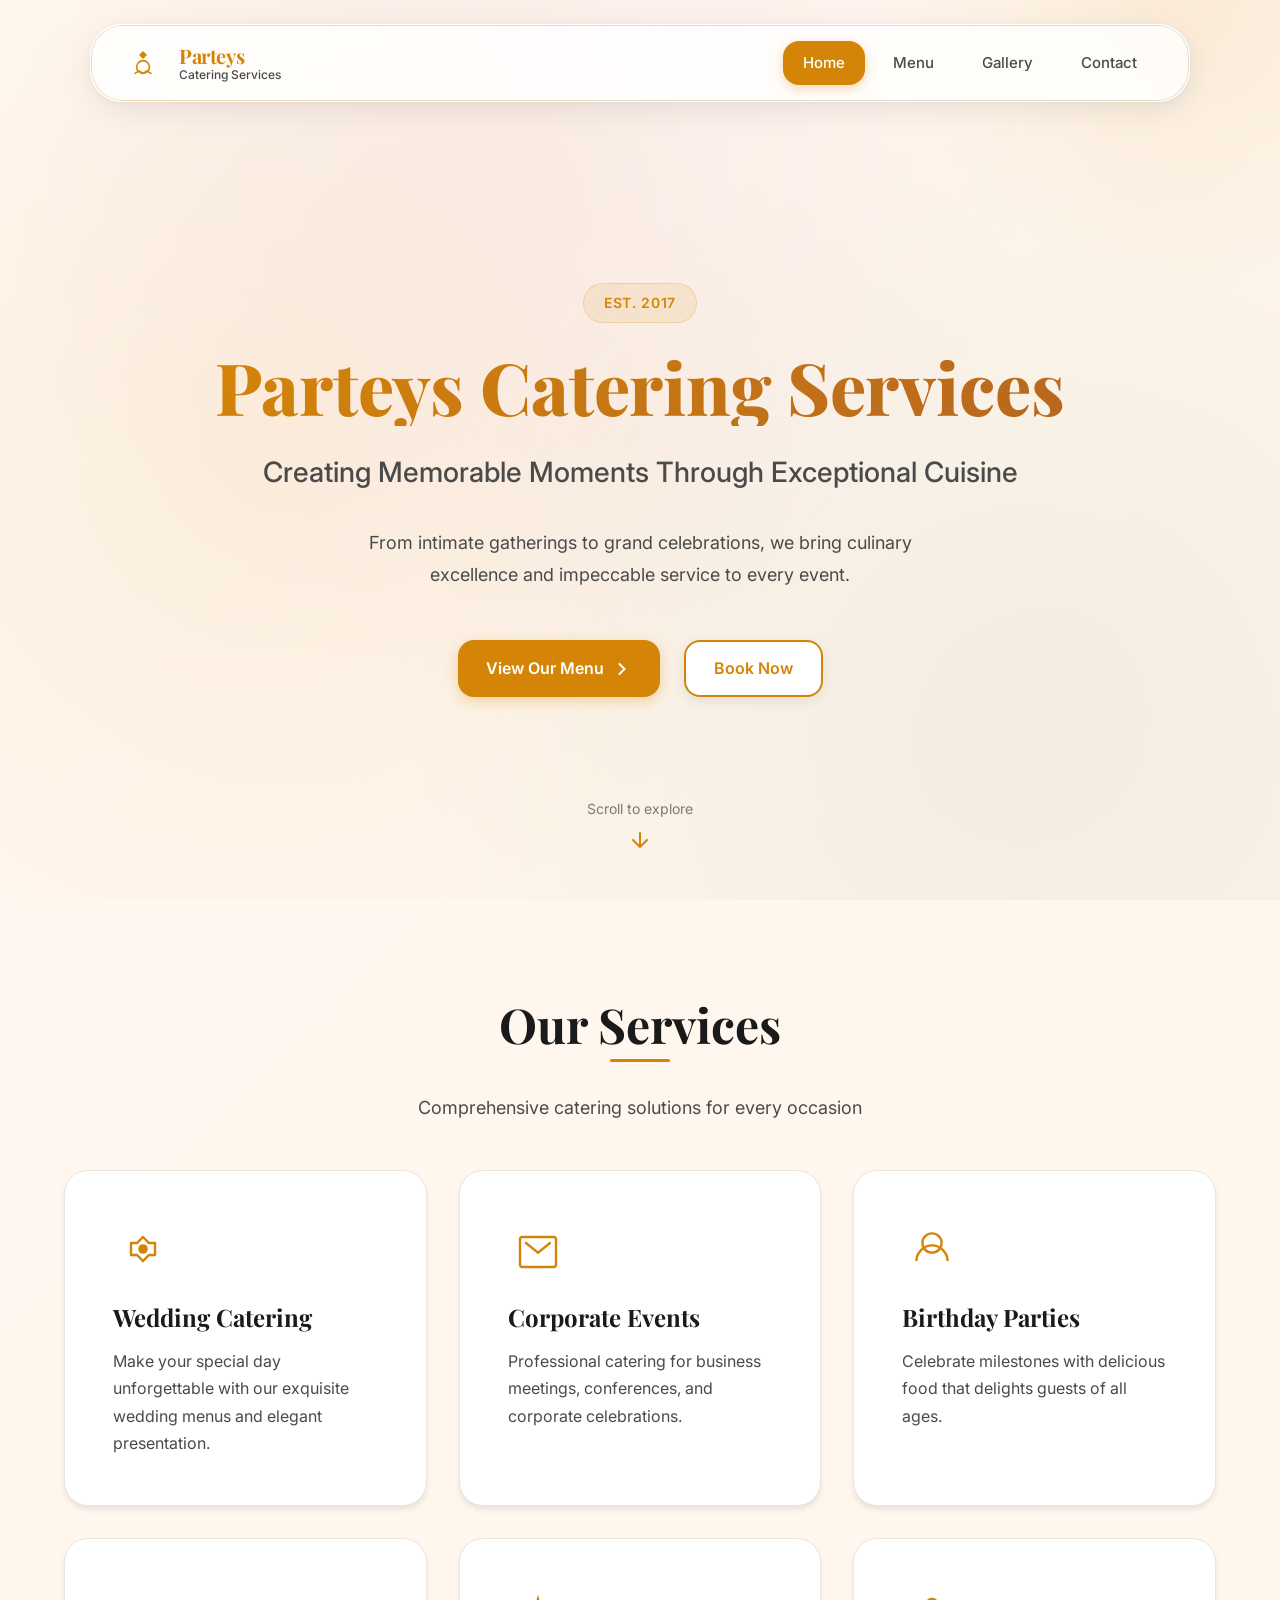
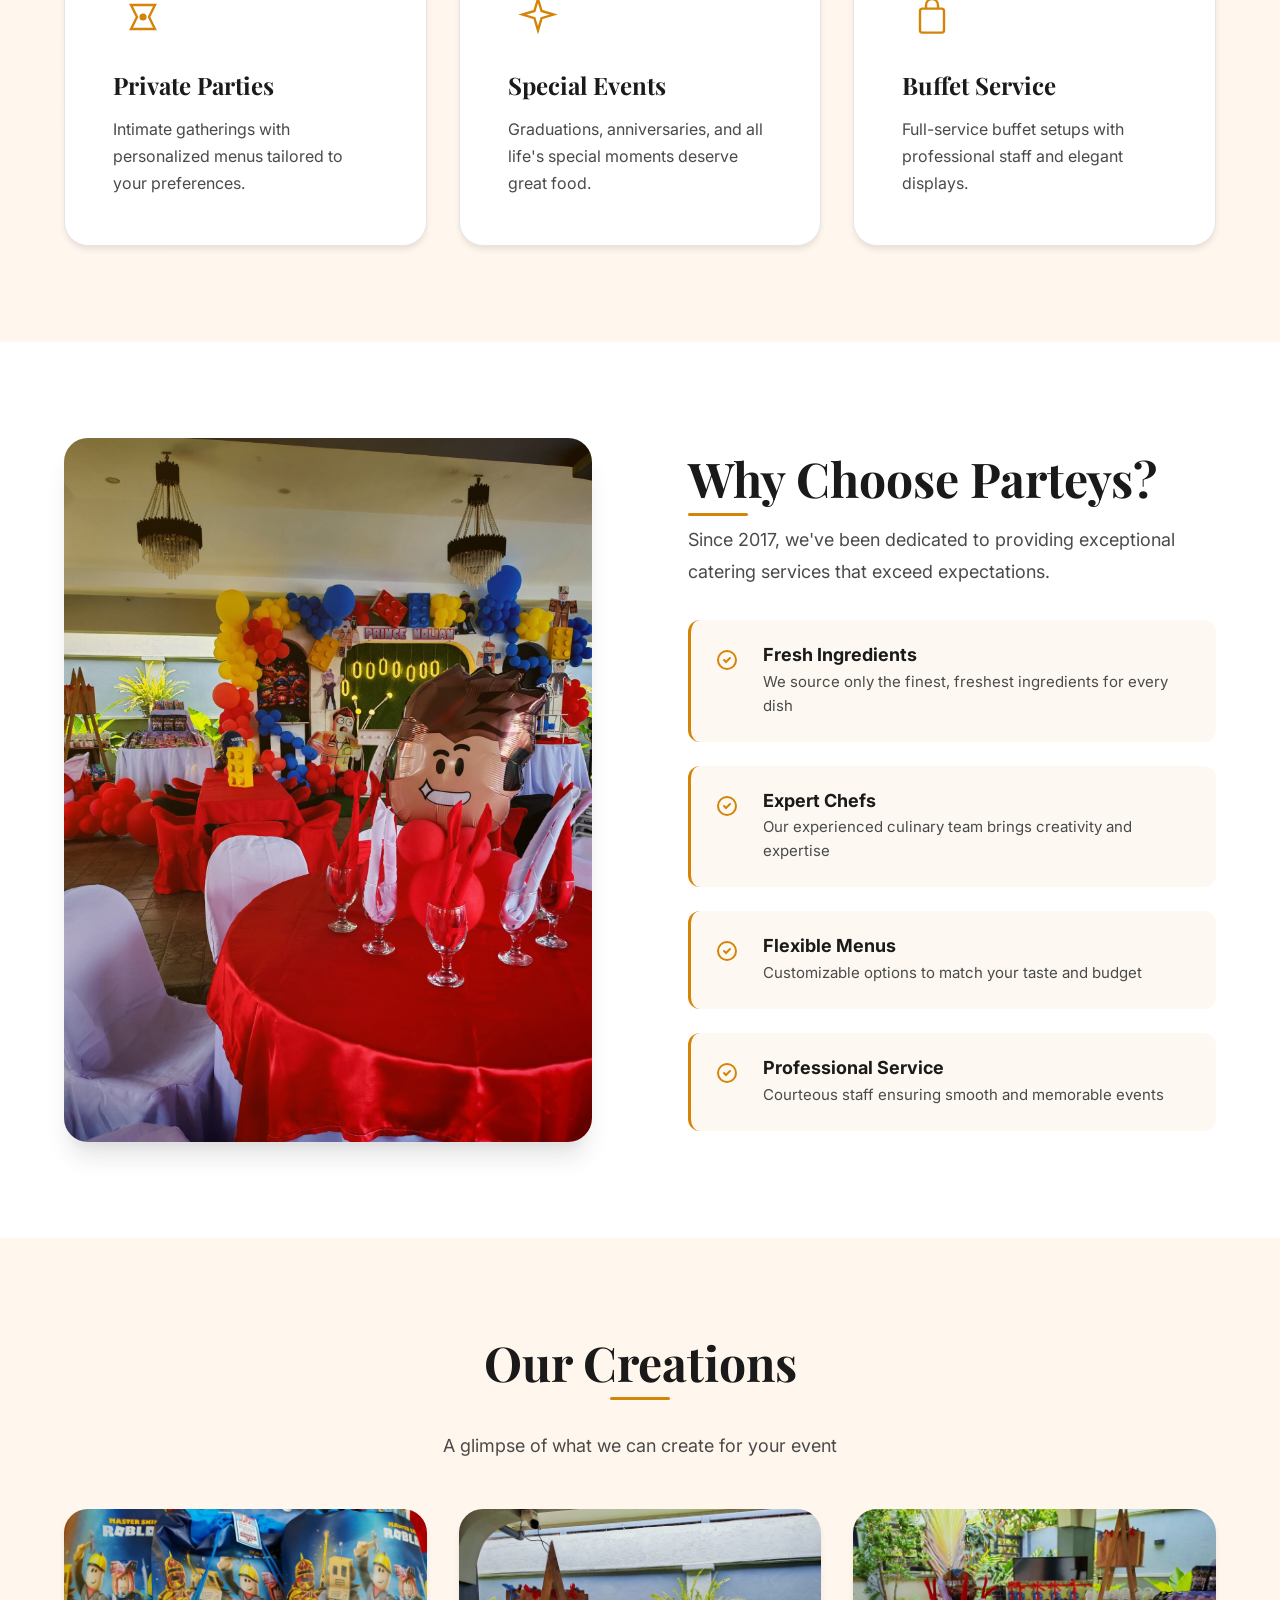
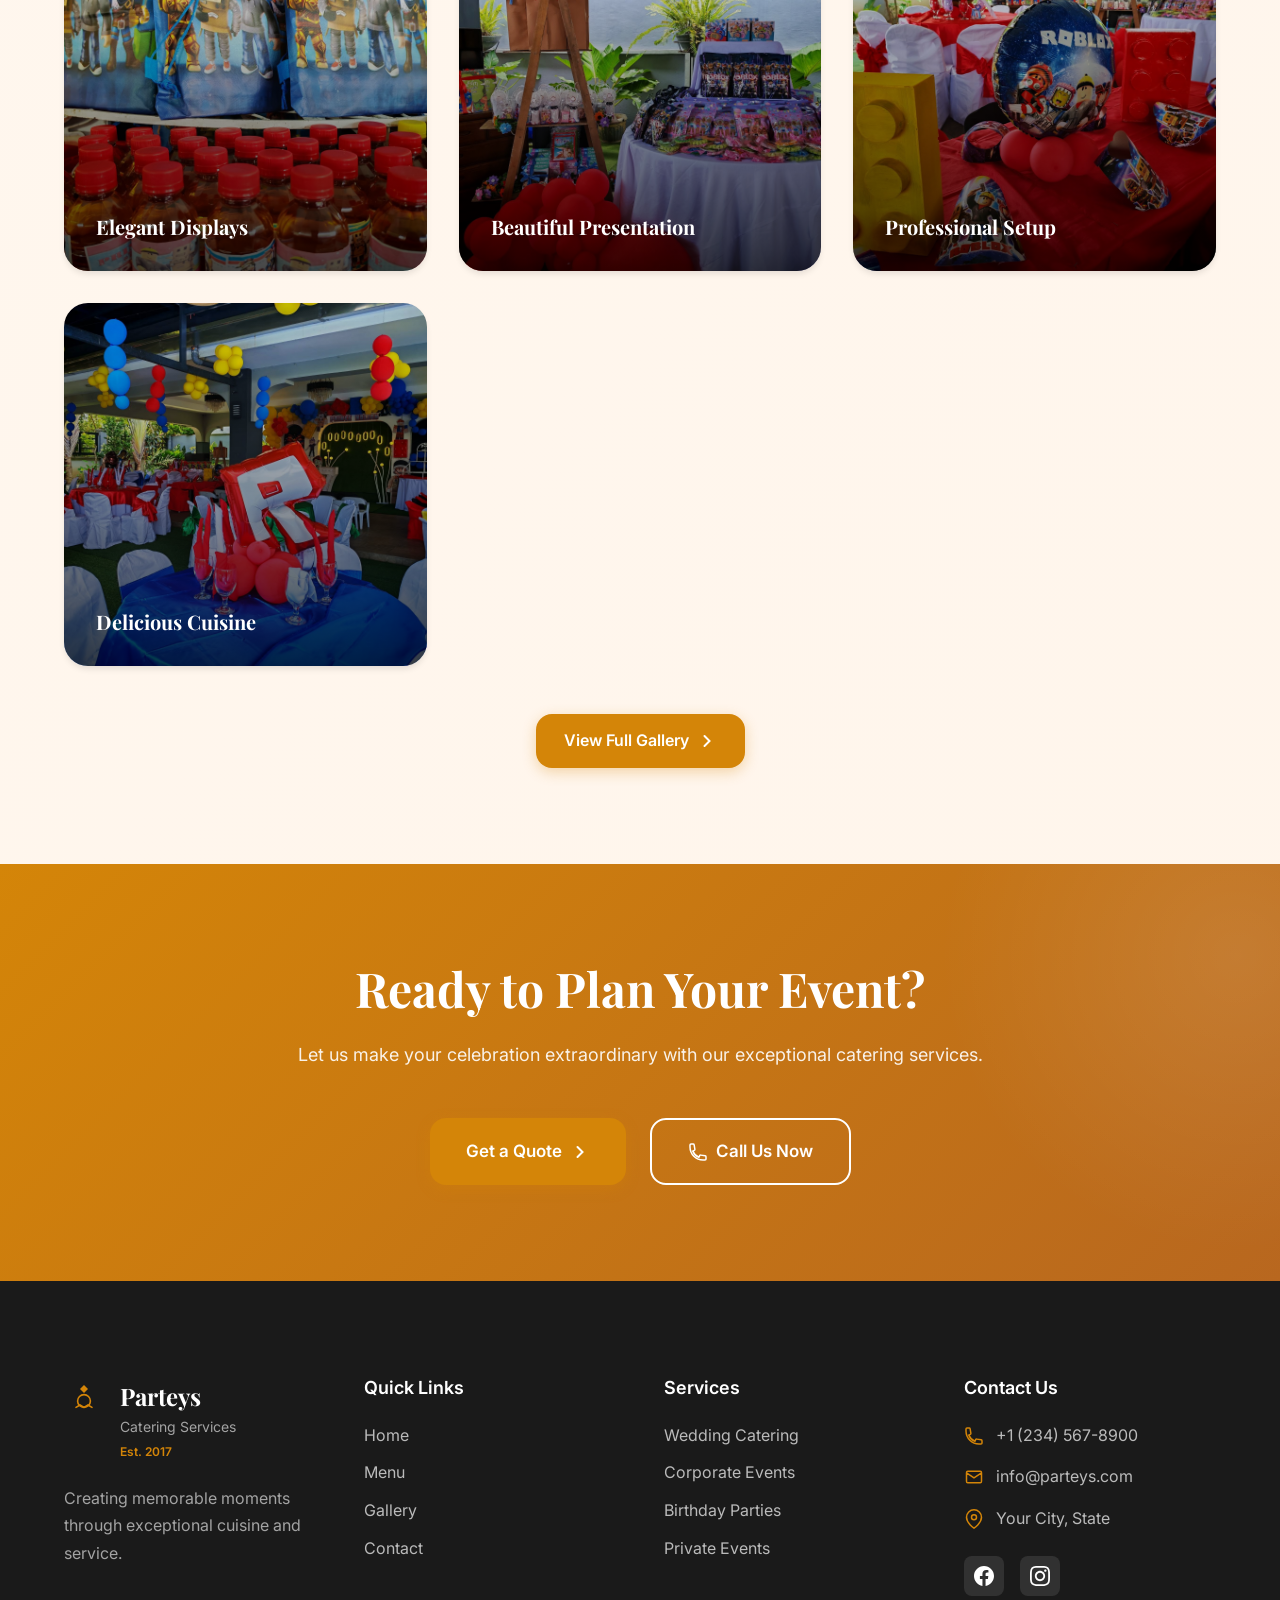
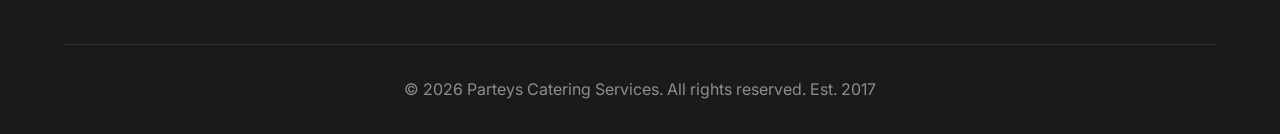
<file: index.html>
<!DOCTYPE html>
<html lang="en">

<head>
    <meta charset="UTF-8">
    <meta name="viewport" content="width=device-width, initial-scale=1.0">
    <meta name="description"
        content="Parteys Catering Services - Premium catering for all your special events since 2017">
    <title>Parteys Catering Services - Est. 2017</title>
    <link rel="stylesheet" href="css/styles.css">
    <link rel="preconnect" href="https://fonts.googleapis.com">
    <link rel="preconnect" href="https://fonts.gstatic.com" crossorigin>
    <link
        href="https://fonts.googleapis.com/css2?family=Playfair+Display:wght@400;500;600;700;800&family=Inter:wght@300;400;500;600;700&display=swap"
        rel="stylesheet">
</head>

<body>
    <!-- Navigation -->
    <nav class="navbar" id="navbar">
        <div class="container nav-container">
            <div class="nav-brand">
                <svg class="logo-icon" viewBox="0 0 50 50" fill="none">
                    <path d="M25 10L30 15L25 20L20 15L25 10Z" fill="currentColor" />
                    <circle cx="25" cy="30" r="8" stroke="currentColor" stroke-width="2" fill="none" />
                    <path d="M15 38L20 35L25 38L30 35L35 38" stroke="currentColor" stroke-width="2"
                        stroke-linecap="round" />
                </svg>
                <div class="logo-text">
                    <span class="brand-name">Parteys</span>
                    <span class="brand-tagline">Catering Services</span>
                </div>
            </div>

            <button class="mobile-menu-toggle" id="mobileMenuToggle" aria-label="Toggle menu">
                <span></span>
                <span></span>
                <span></span>
            </button>

            <ul class="nav-menu" id="navMenu">
                <li><a href="index.html" class="nav-link active">Home</a></li>
                <li><a href="menu.html" class="nav-link">Menu</a></li>
                <li><a href="gallery.html" class="nav-link">Gallery</a></li>
                <li><a href="contact.html" class="nav-link">Contact</a></li>
            </ul>
        </div>
    </nav>

    <!-- Hero Section -->
    <section class="hero">
        <div class="container hero-content">
            <div class="hero-text">
                <div class="hero-badge">Est. 2017</div>
                <h1 class="hero-title">Parteys Catering Services</h1>
                <p class="hero-subtitle">Creating Memorable Moments Through Exceptional Cuisine</p>
                <p class="hero-description">
                    From intimate gatherings to grand celebrations, we bring culinary excellence
                    and impeccable service to every event.
                </p>
                <div class="hero-buttons">
                    <a href="menu.html" class="btn btn-primary">
                        <span>View Our Menu</span>
                        <svg width="20" height="20" viewBox="0 0 20 20" fill="none">
                            <path d="M7.5 15L12.5 10L7.5 5" stroke="currentColor" stroke-width="2"
                                stroke-linecap="round" />
                        </svg>
                    </a>
                    <a href="contact.html" class="btn btn-outline">
                        <span>Book Now</span>
                    </a>
                </div>
            </div>
        </div>
        <div class="scroll-indicator">
            <span>Scroll to explore</span>
            <svg width="24" height="24" viewBox="0 0 24 24" fill="none">
                <path d="M12 5V19M12 19L5 12M12 19L19 12" stroke="currentColor" stroke-width="2"
                    stroke-linecap="round" />
            </svg>
        </div>
    </section>

    <!-- Services Section -->
    <section class="services section-padding">
        <div class="container">
            <div class="section-header">
                <h2 class="section-title">Our Services</h2>
                <p class="section-subtitle">Comprehensive catering solutions for every occasion</p>
            </div>

            <div class="services-grid">
                <div class="service-card">
                    <div class="service-icon">
                        <svg viewBox="0 0 50 50" fill="none">
                            <path d="M25 15L30 20H35V30H30L25 35L20 30H15V20H20L25 15Z" stroke="currentColor"
                                stroke-width="2" />
                            <circle cx="25" cy="25" r="4" fill="currentColor" />
                        </svg>
                    </div>
                    <h3 class="service-title">Wedding Catering</h3>
                    <p class="service-description">
                        Make your special day unforgettable with our exquisite wedding menus and elegant presentation.
                    </p>
                </div>

                <div class="service-card">
                    <div class="service-icon">
                        <svg viewBox="0 0 50 50" fill="none">
                            <rect x="10" y="15" width="30" height="25" rx="2" stroke="currentColor" stroke-width="2" />
                            <path d="M15 20L25 28L35 20" stroke="currentColor" stroke-width="2"
                                stroke-linecap="round" />
                        </svg>
                    </div>
                    <h3 class="service-title">Corporate Events</h3>
                    <p class="service-description">
                        Professional catering for business meetings, conferences, and corporate celebrations.
                    </p>
                </div>

                <div class="service-card">
                    <div class="service-icon">
                        <svg viewBox="0 0 50 50" fill="none">
                            <circle cx="25" cy="20" r="8" stroke="currentColor" stroke-width="2" />
                            <path d="M12 35c0-7 6-13 13-13s13 6 13 13" stroke="currentColor" stroke-width="2" />
                        </svg>
                    </div>
                    <h3 class="service-title">Birthday Parties</h3>
                    <p class="service-description">
                        Celebrate milestones with delicious food that delights guests of all ages.
                    </p>
                </div>

                <div class="service-card">
                    <div class="service-icon">
                        <svg viewBox="0 0 50 50" fill="none">
                            <path d="M15 15L20 25L15 35H35L30 25L35 15H15Z" stroke="currentColor" stroke-width="2" />
                            <circle cx="25" cy="25" r="3" fill="currentColor" />
                        </svg>
                    </div>
                    <h3 class="service-title">Private Parties</h3>
                    <p class="service-description">
                        Intimate gatherings with personalized menus tailored to your preferences.
                    </p>
                </div>

                <div class="service-card">
                    <div class="service-icon">
                        <svg viewBox="0 0 50 50" fill="none">
                            <path d="M25 10L28 20L38 23L28 26L25 36L22 26L12 23L22 20L25 10Z" stroke="currentColor"
                                stroke-width="2" />
                        </svg>
                    </div>
                    <h3 class="service-title">Special Events</h3>
                    <p class="service-description">
                        Graduations, anniversaries, and all life's special moments deserve great food.
                    </p>
                </div>

                <div class="service-card">
                    <div class="service-icon">
                        <svg viewBox="0 0 50 50" fill="none">
                            <rect x="15" y="18" width="20" height="20" rx="2" stroke="currentColor" stroke-width="2" />
                            <path d="M20 18V15a5 5 0 0110 0v3" stroke="currentColor" stroke-width="2" />
                        </svg>
                    </div>
                    <h3 class="service-title">Buffet Service</h3>
                    <p class="service-description">
                        Full-service buffet setups with professional staff and elegant displays.
                    </p>
                </div>
            </div>
        </div>
    </section>

    <!-- Why Choose Us Section -->
    <section class="why-us section-padding bg-light">
        <div class="container">
            <div class="why-us-content">
                <div class="why-us-image">
                    <img src="images/pic1.jpg" alt="Quality Food">
                </div>
                <div class="why-us-text">
                    <h2 class="section-title">Why Choose Parteys?</h2>
                    <p class="lead-text">
                        Since 2017, we've been dedicated to providing exceptional catering services
                        that exceed expectations.
                    </p>
                    <div class="features-list">
                        <div class="feature-item">
                            <svg class="feature-icon" viewBox="0 0 24 24" fill="none">
                                <path d="M9 12l2 2 4-4m6 2a9 9 0 11-18 0 9 9 0 0118 0z" stroke="currentColor"
                                    stroke-width="2" stroke-linecap="round" />
                            </svg>
                            <div class="feature-text">
                                <h4>Fresh Ingredients</h4>
                                <p>We source only the finest, freshest ingredients for every dish</p>
                            </div>
                        </div>
                        <div class="feature-item">
                            <svg class="feature-icon" viewBox="0 0 24 24" fill="none">
                                <path d="M9 12l2 2 4-4m6 2a9 9 0 11-18 0 9 9 0 0118 0z" stroke="currentColor"
                                    stroke-width="2" stroke-linecap="round" />
                            </svg>
                            <div class="feature-text">
                                <h4>Expert Chefs</h4>
                                <p>Our experienced culinary team brings creativity and expertise</p>
                            </div>
                        </div>
                        <div class="feature-item">
                            <svg class="feature-icon" viewBox="0 0 24 24" fill="none">
                                <path d="M9 12l2 2 4-4m6 2a9 9 0 11-18 0 9 9 0 0118 0z" stroke="currentColor"
                                    stroke-width="2" stroke-linecap="round" />
                            </svg>
                            <div class="feature-text">
                                <h4>Flexible Menus</h4>
                                <p>Customizable options to match your taste and budget</p>
                            </div>
                        </div>
                        <div class="feature-item">
                            <svg class="feature-icon" viewBox="0 0 24 24" fill="none">
                                <path d="M9 12l2 2 4-4m6 2a9 9 0 11-18 0 9 9 0 0118 0z" stroke="currentColor"
                                    stroke-width="2" stroke-linecap="round" />
                            </svg>
                            <div class="feature-text">
                                <h4>Professional Service</h4>
                                <p>Courteous staff ensuring smooth and memorable events</p>
                            </div>
                        </div>
                    </div>
                </div>
            </div>
        </div>
    </section>

    <!-- Gallery Preview -->
    <section class="gallery-preview section-padding">
        <div class="container">
            <div class="section-header">
                <h2 class="section-title">Our Creations</h2>
                <p class="section-subtitle">A glimpse of what we can create for your event</p>
            </div>

            <div class="gallery-grid">
                <div class="gallery-item">
                    <img src="images/pic2.jpg" alt="Catering Display">
                    <div class="gallery-overlay">
                        <h3>Elegant Displays</h3>
                    </div>
                </div>
                <div class="gallery-item">
                    <img src="images/pic3.jpg" alt="Food Presentation">
                    <div class="gallery-overlay">
                        <h3>Beautiful Presentation</h3>
                    </div>
                </div>
                <div class="gallery-item">
                    <img src="images/pic4.jpg" alt="Event Setup">
                    <div class="gallery-overlay">
                        <h3>Professional Setup</h3>
                    </div>
                </div>
                <div class="gallery-item">
                    <img src="images/pic5.jpg" alt="Delicious Cuisine">
                    <div class="gallery-overlay">
                        <h3>Delicious Cuisine</h3>
                    </div>
                </div>
            </div>

            <div class="section-cta">
                <a href="gallery.html" class="btn btn-primary">
                    <span>View Full Gallery</span>
                    <svg width="20" height="20" viewBox="0 0 20 20" fill="none">
                        <path d="M7.5 15L12.5 10L7.5 5" stroke="currentColor" stroke-width="2" stroke-linecap="round" />
                    </svg>
                </a>
            </div>
        </div>
    </section>

    <!-- CTA Section -->
    <section class="cta-section">
        <div class="container">
            <div class="cta-content">
                <h2 class="cta-title">Ready to Plan Your Event?</h2>
                <p class="cta-description">
                    Let us make your celebration extraordinary with our exceptional catering services.
                </p>
                <div class="cta-buttons">
                    <a href="contact.html" class="btn btn-primary btn-large">
                        <span>Get a Quote</span>
                        <svg width="20" height="20" viewBox="0 0 20 20" fill="none">
                            <path d="M7.5 15L12.5 10L7.5 5" stroke="currentColor" stroke-width="2"
                                stroke-linecap="round" />
                        </svg>
                    </a>
                    <a href="tel:+1234567890" class="btn btn-outline-light btn-large">
                        <svg width="20" height="20" viewBox="0 0 20 20" fill="none">
                            <path
                                d="M2 3a1 1 0 011-1h2.153a1 1 0 01.986.836l.74 4.435a1 1 0 01-.54 1.06l-1.548.773a11.037 11.037 0 006.105 6.105l.774-1.548a1 1 0 011.059-.54l4.435.74a1 1 0 01.836.986V17a1 1 0 01-1 1h-2C7.82 18 2 12.18 2 5V3z"
                                stroke="currentColor" stroke-width="1.5" />
                        </svg>
                        <span>Call Us Now</span>
                    </a>
                </div>
            </div>
        </div>
    </section>

    <!-- Footer -->
    <footer class="footer">
        <div class="container">
            <div class="footer-content">
                <div class="footer-section">
                    <div class="footer-brand">
                        <svg class="logo-icon" viewBox="0 0 50 50" fill="none">
                            <path d="M25 10L30 15L25 20L20 15L25 10Z" fill="currentColor" />
                            <circle cx="25" cy="30" r="8" stroke="currentColor" stroke-width="2" fill="none" />
                            <path d="M15 38L20 35L25 38L30 35L35 38" stroke="currentColor" stroke-width="2"
                                stroke-linecap="round" />
                        </svg>
                        <div>
                            <div class="footer-brand-name">Parteys</div>
                            <div class="footer-tagline">Catering Services</div>
                            <div class="footer-est">Est. 2017</div>
                        </div>
                    </div>
                    <p class="footer-description">
                        Creating memorable moments through exceptional cuisine and service.
                    </p>
                </div>

                <div class="footer-section">
                    <h4 class="footer-title">Quick Links</h4>
                    <ul class="footer-links">
                        <li><a href="index.html">Home</a></li>
                        <li><a href="menu.html">Menu</a></li>
                        <li><a href="gallery.html">Gallery</a></li>
                        <li><a href="contact.html">Contact</a></li>
                    </ul>
                </div>

                <div class="footer-section">
                    <h4 class="footer-title">Services</h4>
                    <ul class="footer-links">
                        <li><a href="#">Wedding Catering</a></li>
                        <li><a href="#">Corporate Events</a></li>
                        <li><a href="#">Birthday Parties</a></li>
                        <li><a href="#">Private Events</a></li>
                    </ul>
                </div>

                <div class="footer-section">
                    <h4 class="footer-title">Contact Us</h4>
                    <ul class="footer-contact">
                        <li>
                            <svg width="20" height="20" viewBox="0 0 20 20" fill="none">
                                <path
                                    d="M2 3a1 1 0 011-1h2.153a1 1 0 01.986.836l.74 4.435a1 1 0 01-.54 1.06l-1.548.773a11.037 11.037 0 006.105 6.105l.774-1.548a1 1 0 011.059-.54l4.435.74a1 1 0 01.836.986V17a1 1 0 01-1 1h-2C7.82 18 2 12.18 2 5V3z"
                                    stroke="currentColor" stroke-width="1.5" />
                            </svg>
                            <span>+1 (234) 567-8900</span>
                        </li>
                        <li>
                            <svg width="20" height="20" viewBox="0 0 20 20" fill="none">
                                <path
                                    d="M2.5 5.83L10 10.83L17.5 5.83M2.5 5.83V14.17C2.5 15.08 3.09 15.83 3.75 15.83H16.25C16.91 15.83 17.5 15.08 17.5 14.17V5.83M2.5 5.83C2.5 4.92 3.09 4.17 3.75 4.17H16.25C16.91 4.17 17.5 4.92 17.5 5.83"
                                    stroke="currentColor" stroke-width="1.5" />
                            </svg>
                            <span>info@parteys.com</span>
                        </li>
                        <li>
                            <svg width="20" height="20" viewBox="0 0 20 20" fill="none">
                                <path
                                    d="M17.5 8.33C17.5 14.17 10 19.17 10 19.17C10 19.17 2.5 14.17 2.5 8.33C2.5 4.19 5.86 0.83 10 0.83C14.14 0.83 17.5 4.19 17.5 8.33Z"
                                    stroke="currentColor" stroke-width="1.5" />
                                <circle cx="10" cy="8.33" r="2.5" stroke="currentColor" stroke-width="1.5" />
                            </svg>
                            <span>Your City, State</span>
                        </li>
                    </ul>
                    <div class="social-links">
                        <a href="#" aria-label="Facebook" class="social-link">
                            <svg viewBox="0 0 24 24" fill="currentColor">
                                <path
                                    d="M24 12.073c0-6.627-5.373-12-12-12s-12 5.373-12 12c0 5.99 4.388 10.954 10.125 11.854v-8.385H7.078v-3.47h3.047V9.43c0-3.007 1.792-4.669 4.533-4.669 1.312 0 2.686.235 2.686.235v2.953H15.83c-1.491 0-1.956.925-1.956 1.874v2.25h3.328l-.532 3.47h-2.796v8.385C19.612 23.027 24 18.062 24 12.073z" />
                            </svg>
                        </a>
                        <a href="#" aria-label="Instagram" class="social-link">
                            <svg viewBox="0 0 24 24" fill="currentColor">
                                <path
                                    d="M12 2.163c3.204 0 3.584.012 4.85.07 3.252.148 4.771 1.691 4.919 4.919.058 1.265.069 1.645.069 4.849 0 3.205-.012 3.584-.069 4.849-.149 3.225-1.664 4.771-4.919 4.919-1.266.058-1.644.07-4.85.07-3.204 0-3.584-.012-4.849-.07-3.26-.149-4.771-1.699-4.919-4.92-.058-1.265-.07-1.644-.07-4.849 0-3.204.013-3.583.07-4.849.149-3.227 1.664-4.771 4.919-4.919 1.266-.057 1.645-.069 4.849-.069zm0-2.163c-3.259 0-3.667.014-4.947.072-4.358.2-6.78 2.618-6.98 6.98-.059 1.281-.073 1.689-.073 4.948 0 3.259.014 3.668.072 4.948.2 4.358 2.618 6.78 6.98 6.98 1.281.058 1.689.072 4.948.072 3.259 0 3.668-.014 4.948-.072 4.354-.2 6.782-2.618 6.979-6.98.059-1.28.073-1.689.073-4.948 0-3.259-.014-3.667-.072-4.947-.196-4.354-2.617-6.78-6.979-6.98-1.281-.059-1.69-.073-4.949-.073zm0 5.838c-3.403 0-6.162 2.759-6.162 6.162s2.759 6.163 6.162 6.163 6.162-2.759 6.162-6.163c0-3.403-2.759-6.162-6.162-6.162zm0 10.162c-2.209 0-4-1.79-4-4 0-2.209 1.791-4 4-4s4 1.791 4 4c0 2.21-1.791 4-4 4zm6.406-11.845c-.796 0-1.441.645-1.441 1.44s.645 1.44 1.441 1.44c.795 0 1.439-.645 1.439-1.44s-.644-1.44-1.439-1.44z" />
                            </svg>
                        </a>
                    </div>
                </div>
            </div>

            <div class="footer-bottom">
                <p>&copy; 2026 Parteys Catering Services. All rights reserved. Est. 2017</p>
            </div>
        </div>
    </footer>

    <script src="js/main.js"></script>
</body>

</html>
</file>
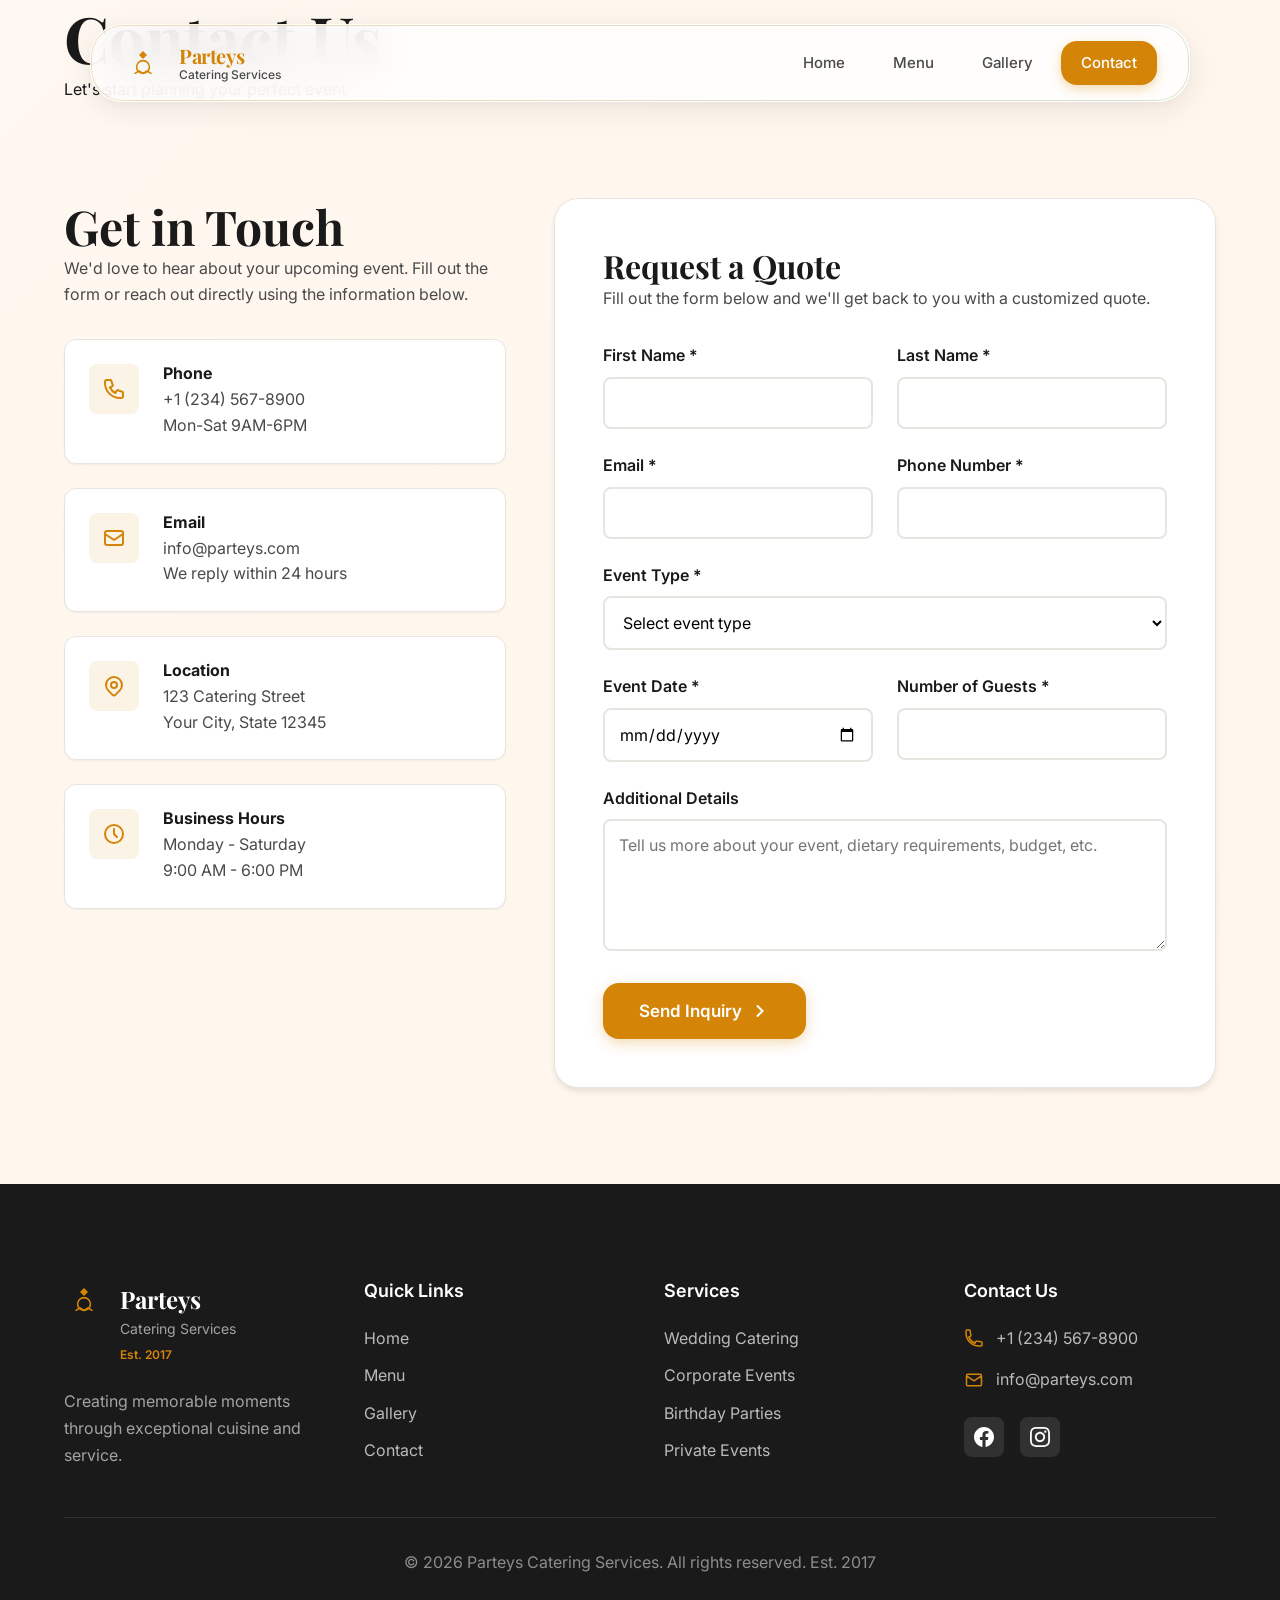
<file: contact.html>
<!DOCTYPE html>
<html lang="en">
<head>
    <meta charset="UTF-8">
    <meta name="viewport" content="width=device-width, initial-scale=1.0">
    <meta name="description" content="Contact Parteys Catering Services for quotes and bookings">
    <title>Contact - Parteys Catering Services</title>
    <link rel="stylesheet" href="css/styles.css">
    <link rel="preconnect" href="https://fonts.googleapis.com">
    <link rel="preconnect" href="https://fonts.gstatic.com" crossorigin>
    <link href="https://fonts.googleapis.com/css2?family=Playfair+Display:wght@400;500;600;700;800&family=Inter:wght@300;400;500;600;700&display=swap" rel="stylesheet">
</head>
<body>
    <!-- Navigation -->
    <nav class="navbar" id="navbar">
        <div class="container nav-container">
            <div class="nav-brand">
                <svg class="logo-icon" viewBox="0 0 50 50" fill="none">
                    <path d="M25 10L30 15L25 20L20 15L25 10Z" fill="currentColor"/>
                    <circle cx="25" cy="30" r="8" stroke="currentColor" stroke-width="2" fill="none"/>
                    <path d="M15 38L20 35L25 38L30 35L35 38" stroke="currentColor" stroke-width="2" stroke-linecap="round"/>
                </svg>
                <div class="logo-text">
                    <span class="brand-name">Parteys</span>
                    <span class="brand-tagline">Catering Services</span>
                </div>
            </div>
            
            <button class="mobile-menu-toggle" id="mobileMenuToggle" aria-label="Toggle menu">
                <span></span>
                <span></span>
                <span></span>
            </button>
            
            <ul class="nav-menu" id="navMenu">
                <li><a href="index.html" class="nav-link">Home</a></li>
                <li><a href="menu.html" class="nav-link">Menu</a></li>
                <li><a href="gallery.html" class="nav-link">Gallery</a></li>
                <li><a href="contact.html" class="nav-link active">Contact</a></li>
            </ul>
        </div>
    </nav>

    <!-- Page Header -->
    <section class="page-header">
        <div class="container">
            <h1 class="page-title">Contact Us</h1>
            <p class="page-description">Let's start planning your perfect event</p>
        </div>
    </section>

    <!-- Contact Section -->
    <section class="contact-section section-padding">
        <div class="container">
            <div class="contact-grid">
                <!-- Contact Info -->
                <div class="contact-info-side">
                    <h2>Get in Touch</h2>
                    <p class="contact-intro">
                        We'd love to hear about your upcoming event. Fill out the form or reach out directly using the information below.
                    </p>

                    <div class="contact-items">
                        <div class="contact-item-card">
                            <div class="contact-icon-wrapper">
                                <svg viewBox="0 0 24 24" fill="none">
                                    <path d="M3 5a2 2 0 012-2h3.28a1 1 0 01.948.684l1.498 4.493a1 1 0 01-.502 1.21l-2.257 1.13a11.042 11.042 0 005.516 5.516l1.13-2.257a1 1 0 011.21-.502l4.493 1.498a1 1 0 01.684.949V19a2 2 0 01-2 2h-1C9.716 21 3 14.284 3 6V5z" stroke="currentColor" stroke-width="2"/>
                                </svg>
                            </div>
                            <div>
                                <h4>Phone</h4>
                                <p>+1 (234) 567-8900</p>
                                <p class="text-sm">Mon-Sat 9AM-6PM</p>
                            </div>
                        </div>

                        <div class="contact-item-card">
                            <div class="contact-icon-wrapper">
                                <svg viewBox="0 0 24 24" fill="none">
                                    <path d="M3 8l7.89 5.26a2 2 0 002.22 0L21 8M5 19h14a2 2 0 002-2V7a2 2 0 00-2-2H5a2 2 0 00-2 2v10a2 2 0 002 2z" stroke="currentColor" stroke-width="2" stroke-linecap="round"/>
                                </svg>
                            </div>
                            <div>
                                <h4>Email</h4>
                                <p>info@parteys.com</p>
                                <p class="text-sm">We reply within 24 hours</p>
                            </div>
                        </div>

                        <div class="contact-item-card">
                            <div class="contact-icon-wrapper">
                                <svg viewBox="0 0 24 24" fill="none">
                                    <path d="M17.657 16.657L13.414 20.9a1.998 1.998 0 01-2.827 0l-4.244-4.243a8 8 0 1111.314 0z" stroke="currentColor" stroke-width="2" stroke-linecap="round"/>
                                    <path d="M15 11a3 3 0 11-6 0 3 3 0 016 0z" stroke="currentColor" stroke-width="2" stroke-linecap="round"/>
                                </svg>
                            </div>
                            <div>
                                <h4>Location</h4>
                                <p>123 Catering Street</p>
                                <p class="text-sm">Your City, State 12345</p>
                            </div>
                        </div>

                        <div class="contact-item-card">
                            <div class="contact-icon-wrapper">
                                <svg viewBox="0 0 24 24" fill="none">
                                    <circle cx="12" cy="12" r="9" stroke="currentColor" stroke-width="2"/>
                                    <path d="M12 7v5l3 3" stroke="currentColor" stroke-width="2" stroke-linecap="round"/>
                                </svg>
                            </div>
                            <div>
                                <h4>Business Hours</h4>
                                <p>Monday - Saturday</p>
                                <p class="text-sm">9:00 AM - 6:00 PM</p>
                            </div>
                        </div>
                    </div>
                </div>

                <!-- Contact Form -->
                <div class="contact-form-side">
                    <form class="contact-form" id="contactForm">
                        <h3>Request a Quote</h3>
                        <p class="form-intro">Fill out the form below and we'll get back to you with a customized quote.</p>

                        <div class="form-row">
                            <div class="form-group">
                                <label for="firstName">First Name *</label>
                                <input type="text" id="firstName" required>
                            </div>
                            <div class="form-group">
                                <label for="lastName">Last Name *</label>
                                <input type="text" id="lastName" required>
                            </div>
                        </div>

                        <div class="form-row">
                            <div class="form-group">
                                <label for="email">Email *</label>
                                <input type="email" id="email" required>
                            </div>
                            <div class="form-group">
                                <label for="phone">Phone Number *</label>
                                <input type="tel" id="phone" required>
                            </div>
                        </div>

                        <div class="form-group">
                            <label for="eventType">Event Type *</label>
                            <select id="eventType" required>
                                <option value="">Select event type</option>
                                <option value="wedding">Wedding</option>
                                <option value="corporate">Corporate Event</option>
                                <option value="birthday">Birthday Party</option>
                                <option value="private">Private Party</option>
                                <option value="other">Other</option>
                            </select>
                        </div>

                        <div class="form-row">
                            <div class="form-group">
                                <label for="eventDate">Event Date *</label>
                                <input type="date" id="eventDate" required>
                            </div>
                            <div class="form-group">
                                <label for="guestCount">Number of Guests *</label>
                                <input type="number" id="guestCount" min="10" required>
                            </div>
                        </div>

                        <div class="form-group">
                            <label for="message">Additional Details</label>
                            <textarea id="message" rows="5" placeholder="Tell us more about your event, dietary requirements, budget, etc."></textarea>
                        </div>

                        <button type="submit" class="btn btn-primary btn-large btn-block">
                            <span>Send Inquiry</span>
                            <svg width="20" height="20" viewBox="0 0 20 20" fill="none">
                                <path d="M7.5 15L12.5 10L7.5 5" stroke="currentColor" stroke-width="2" stroke-linecap="round"/>
                            </svg>
                        </button>
                    </form>

                    <div class="success-message" id="successMessage" style="display: none;">
                        <svg viewBox="0 0 24 24" fill="none">
                            <circle cx="12" cy="12" r="10" stroke="currentColor" stroke-width="2"/>
                            <path d="M9 12l2 2 4-4" stroke="currentColor" stroke-width="2" stroke-linecap="round"/>
                        </svg>
                        <h3>Thank You!</h3>
                        <p>Your inquiry has been submitted successfully. We'll contact you within 24 hours.</p>
                    </div>
                </div>
            </div>
        </div>
    </section>

    <!-- Footer -->
    <footer class="footer">
        <div class="container">
            <div class="footer-content">
                <div class="footer-section">
                    <div class="footer-brand">
                        <svg class="logo-icon" viewBox="0 0 50 50" fill="none">
                            <path d="M25 10L30 15L25 20L20 15L25 10Z" fill="currentColor"/>
                            <circle cx="25" cy="30" r="8" stroke="currentColor" stroke-width="2" fill="none"/>
                            <path d="M15 38L20 35L25 38L30 35L35 38" stroke="currentColor" stroke-width="2" stroke-linecap="round"/>
                        </svg>
                        <div>
                            <div class="footer-brand-name">Parteys</div>
                            <div class="footer-tagline">Catering Services</div>
                            <div class="footer-est">Est. 2017</div>
                        </div>
                    </div>
                    <p class="footer-description">
                        Creating memorable moments through exceptional cuisine and service.
                    </p>
                </div>

                <div class="footer-section">
                    <h4 class="footer-title">Quick Links</h4>
                    <ul class="footer-links">
                        <li><a href="index.html">Home</a></li>
                        <li><a href="menu.html">Menu</a></li>
                        <li><a href="gallery.html">Gallery</a></li>
                        <li><a href="contact.html">Contact</a></li>
                    </ul>
                </div>

                <div class="footer-section">
                    <h4 class="footer-title">Services</h4>
                    <ul class="footer-links">
                        <li><a href="#">Wedding Catering</a></li>
                        <li><a href="#">Corporate Events</a></li>
                        <li><a href="#">Birthday Parties</a></li>
                        <li><a href="#">Private Events</a></li>
                    </ul>
                </div>

                <div class="footer-section">
                    <h4 class="footer-title">Contact Us</h4>
                    <ul class="footer-contact">
                        <li>
                            <svg width="20" height="20" viewBox="0 0 20 20" fill="none">
                                <path d="M2 3a1 1 0 011-1h2.153a1 1 0 01.986.836l.74 4.435a1 1 0 01-.54 1.06l-1.548.773a11.037 11.037 0 006.105 6.105l.774-1.548a1 1 0 011.059-.54l4.435.74a1 1 0 01.836.986V17a1 1 0 01-1 1h-2C7.82 18 2 12.18 2 5V3z" stroke="currentColor" stroke-width="1.5"/>
                            </svg>
                            <span>+1 (234) 567-8900</span>
                        </li>
                        <li>
                            <svg width="20" height="20" viewBox="0 0 20 20" fill="none">
                                <path d="M2.5 5.83L10 10.83L17.5 5.83M2.5 5.83V14.17C2.5 15.08 3.09 15.83 3.75 15.83H16.25C16.91 15.83 17.5 15.08 17.5 14.17V5.83M2.5 5.83C2.5 4.92 3.09 4.17 3.75 4.17H16.25C16.91 4.17 17.5 4.92 17.5 5.83" stroke="currentColor" stroke-width="1.5"/>
                            </svg>
                            <span>info@parteys.com</span>
                        </li>
                    </ul>
                    <div class="social-links">
                        <a href="#" aria-label="Facebook" class="social-link">
                            <svg viewBox="0 0 24 24" fill="currentColor">
                                <path d="M24 12.073c0-6.627-5.373-12-12-12s-12 5.373-12 12c0 5.99 4.388 10.954 10.125 11.854v-8.385H7.078v-3.47h3.047V9.43c0-3.007 1.792-4.669 4.533-4.669 1.312 0 2.686.235 2.686.235v2.953H15.83c-1.491 0-1.956.925-1.956 1.874v2.25h3.328l-.532 3.47h-2.796v8.385C19.612 23.027 24 18.062 24 12.073z"/>
                            </svg>
                        </a>
                        <a href="#" aria-label="Instagram" class="social-link">
                            <svg viewBox="0 0 24 24" fill="currentColor">
                                <path d="M12 2.163c3.204 0 3.584.012 4.85.07 3.252.148 4.771 1.691 4.919 4.919.058 1.265.069 1.645.069 4.849 0 3.205-.012 3.584-.069 4.849-.149 3.225-1.664 4.771-4.919 4.919-1.266.058-1.644.07-4.85.07-3.204 0-3.584-.012-4.849-.07-3.26-.149-4.771-1.699-4.919-4.92-.058-1.265-.07-1.644-.07-4.849 0-3.204.013-3.583.07-4.849.149-3.227 1.664-4.771 4.919-4.919 1.266-.057 1.645-.069 4.849-.069zm0-2.163c-3.259 0-3.667.014-4.947.072-4.358.2-6.78 2.618-6.98 6.98-.059 1.281-.073 1.689-.073 4.948 0 3.259.014 3.668.072 4.948.2 4.358 2.618 6.78 6.98 6.98 1.281.058 1.689.072 4.948.072 3.259 0 3.668-.014 4.948-.072 4.354-.2 6.782-2.618 6.979-6.98.059-1.28.073-1.689.073-4.948 0-3.259-.014-3.667-.072-4.947-.196-4.354-2.617-6.78-6.979-6.98-1.281-.059-1.69-.073-4.949-.073zm0 5.838c-3.403 0-6.162 2.759-6.162 6.162s2.759 6.163 6.162 6.163 6.162-2.759 6.162-6.163c0-3.403-2.759-6.162-6.162-6.162zm0 10.162c-2.209 0-4-1.79-4-4 0-2.209 1.791-4 4-4s4 1.791 4 4c0 2.21-1.791 4-4 4zm6.406-11.845c-.796 0-1.441.645-1.441 1.44s.645 1.44 1.441 1.44c.795 0 1.439-.645 1.439-1.44s-.644-1.44-1.439-1.44z"/>
                            </svg>
                        </a>
                    </div>
                </div>
            </div>

            <div class="footer-bottom">
                <p>&copy; 2026 Parteys Catering Services. All rights reserved. Est. 2017</p>
            </div>
        </div>
    </footer>

    <script src="js/main.js"></script>
</body>
</html>
</file>
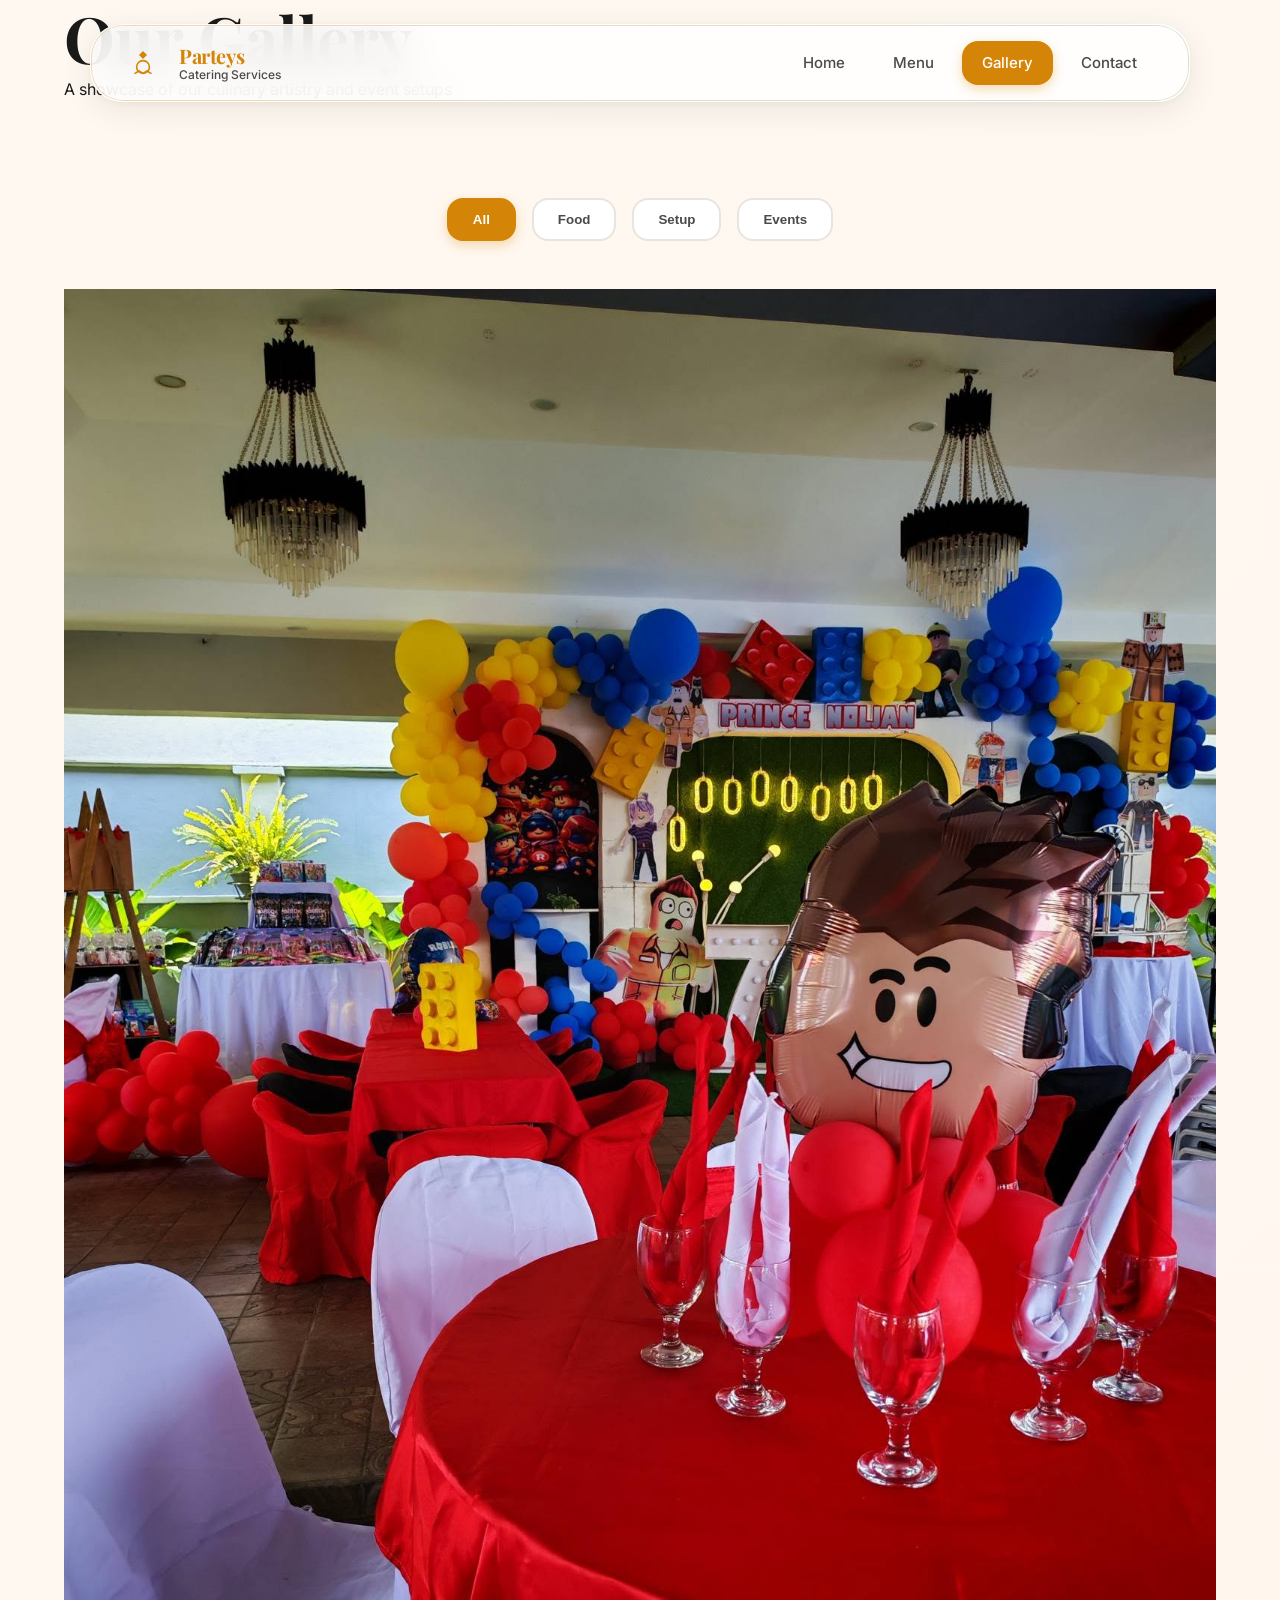
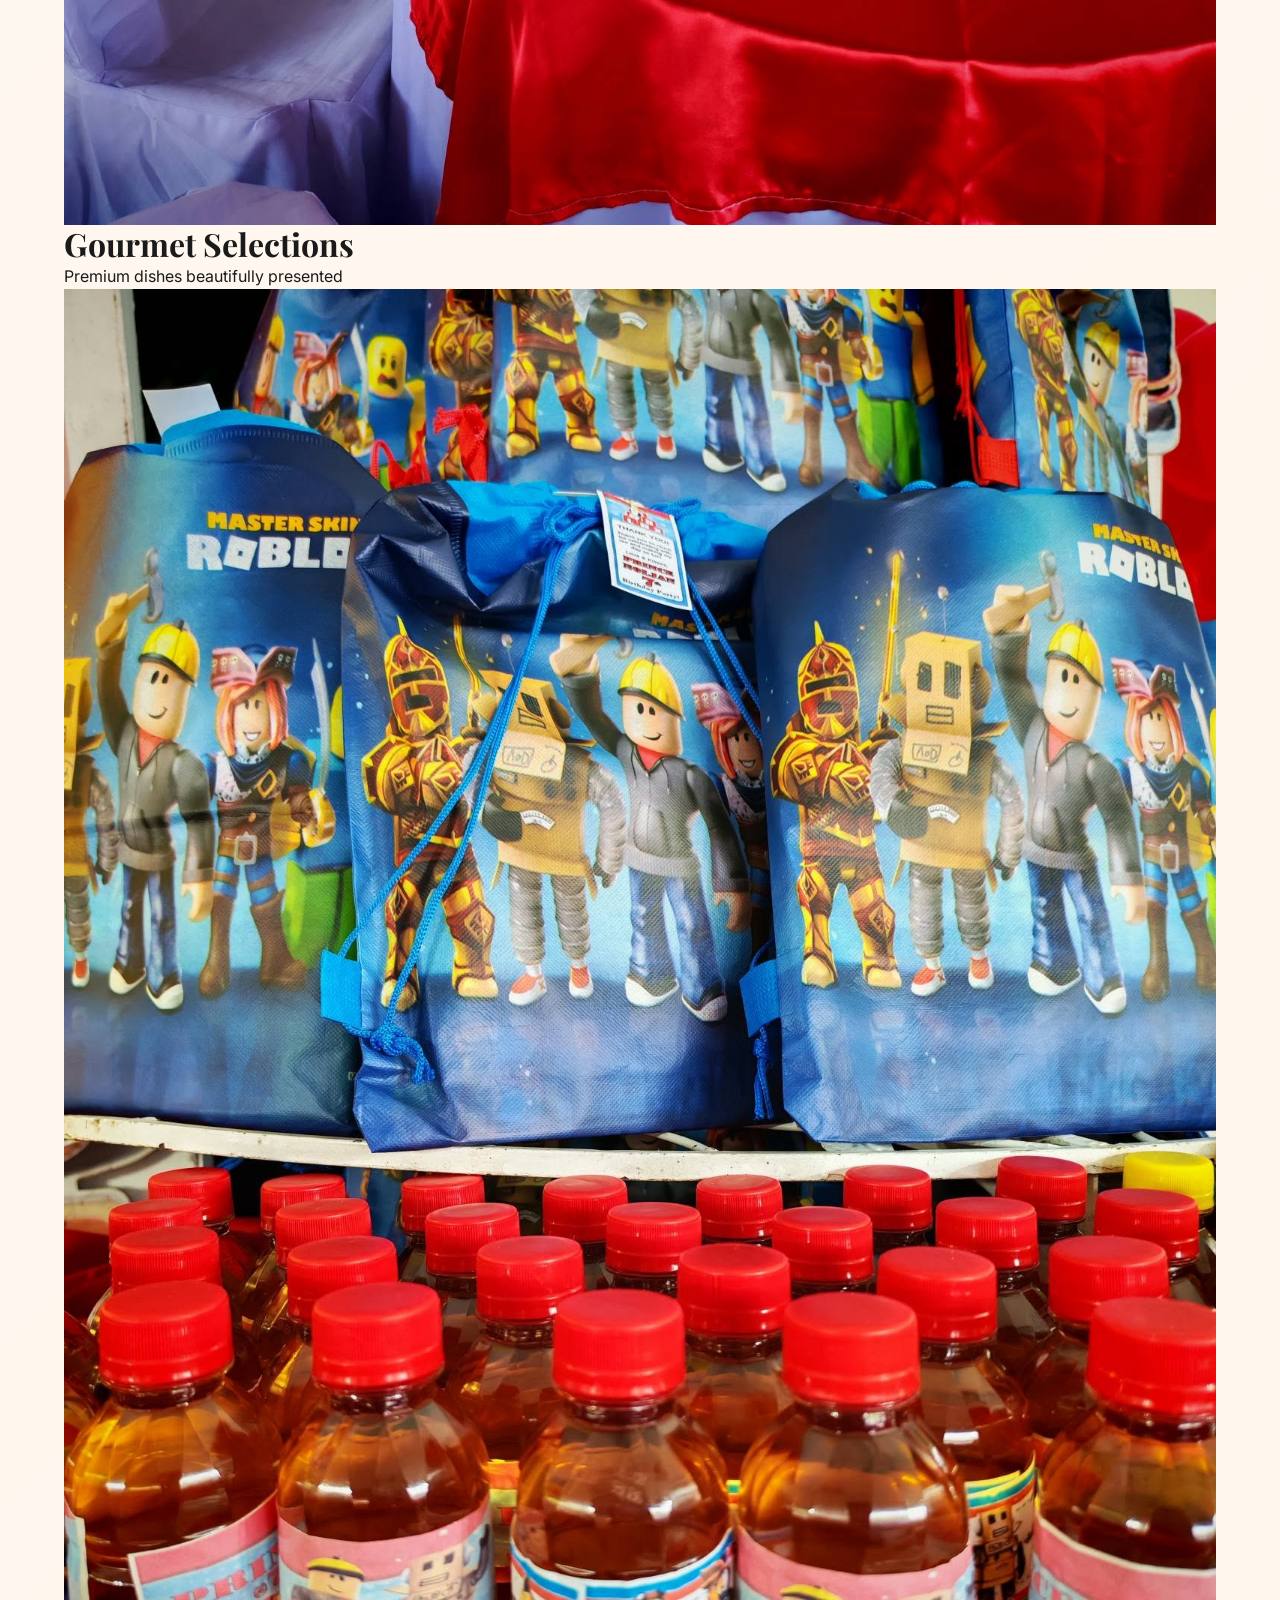
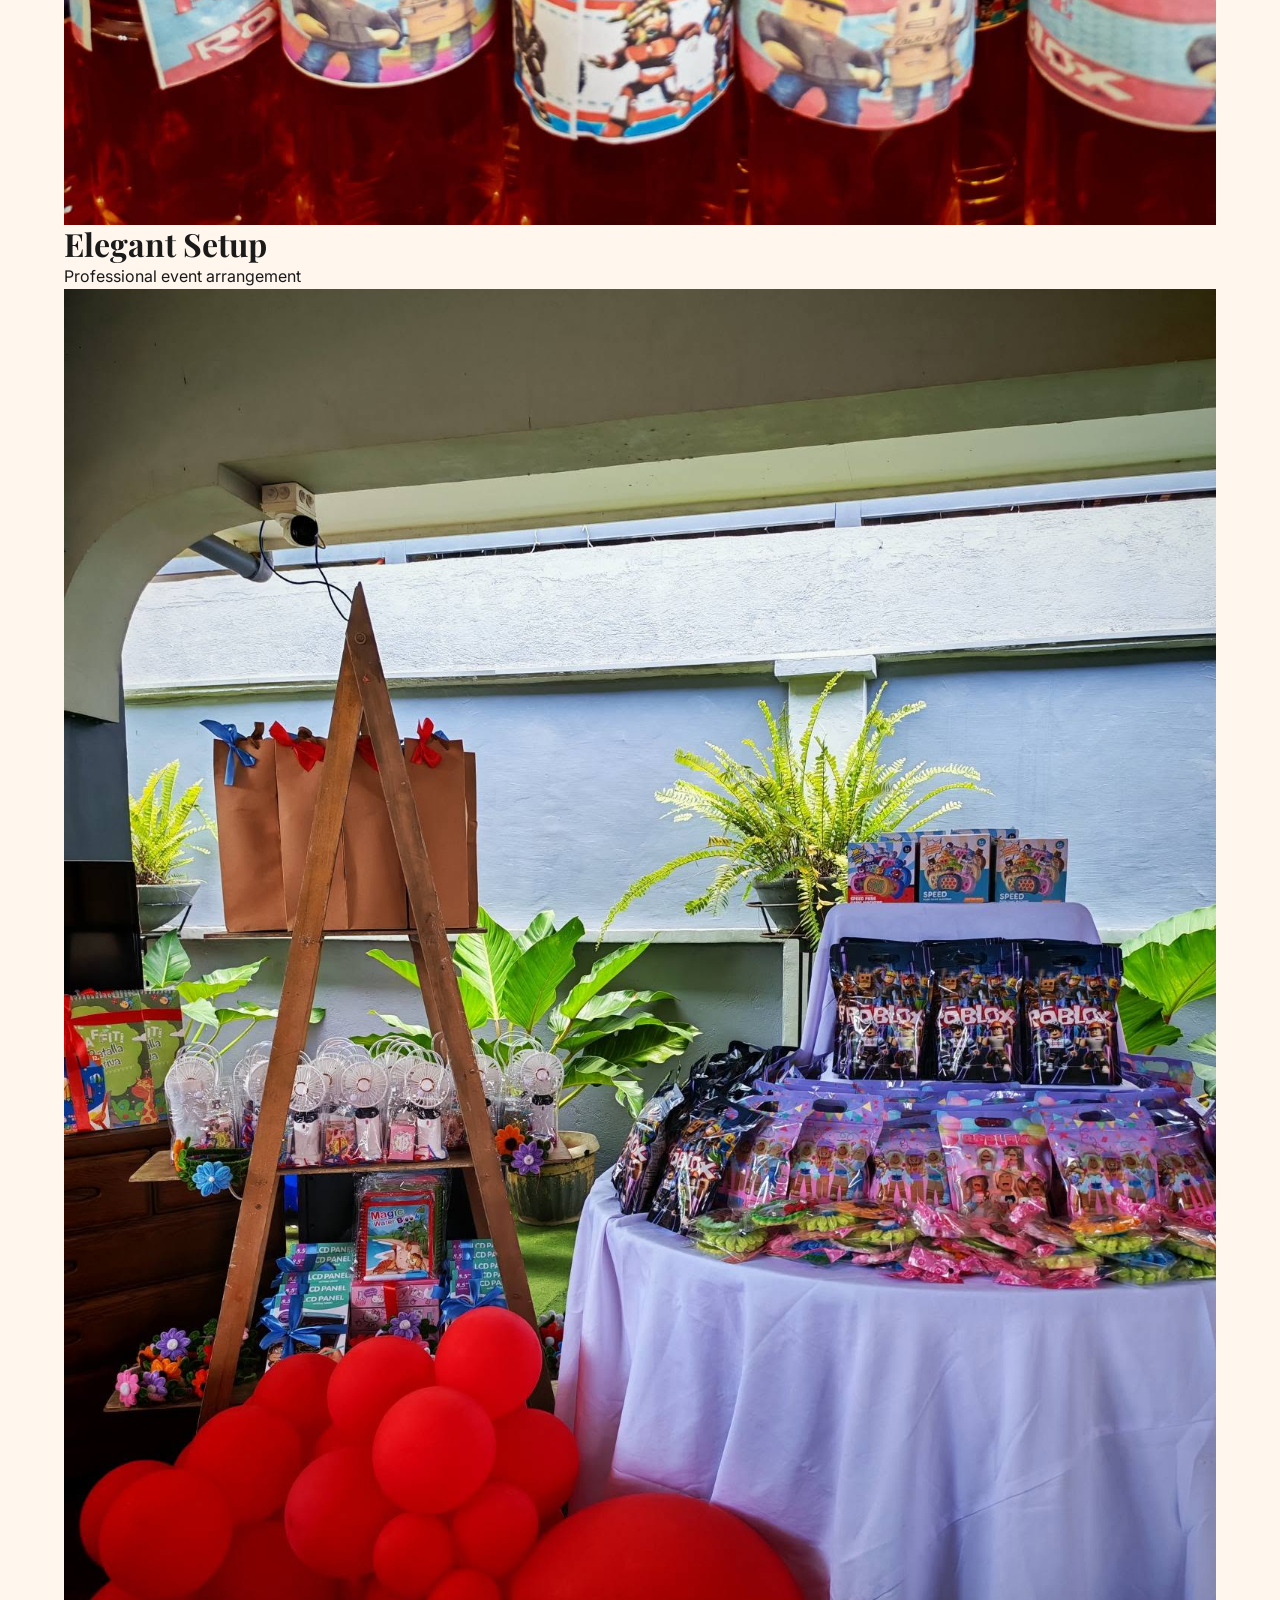
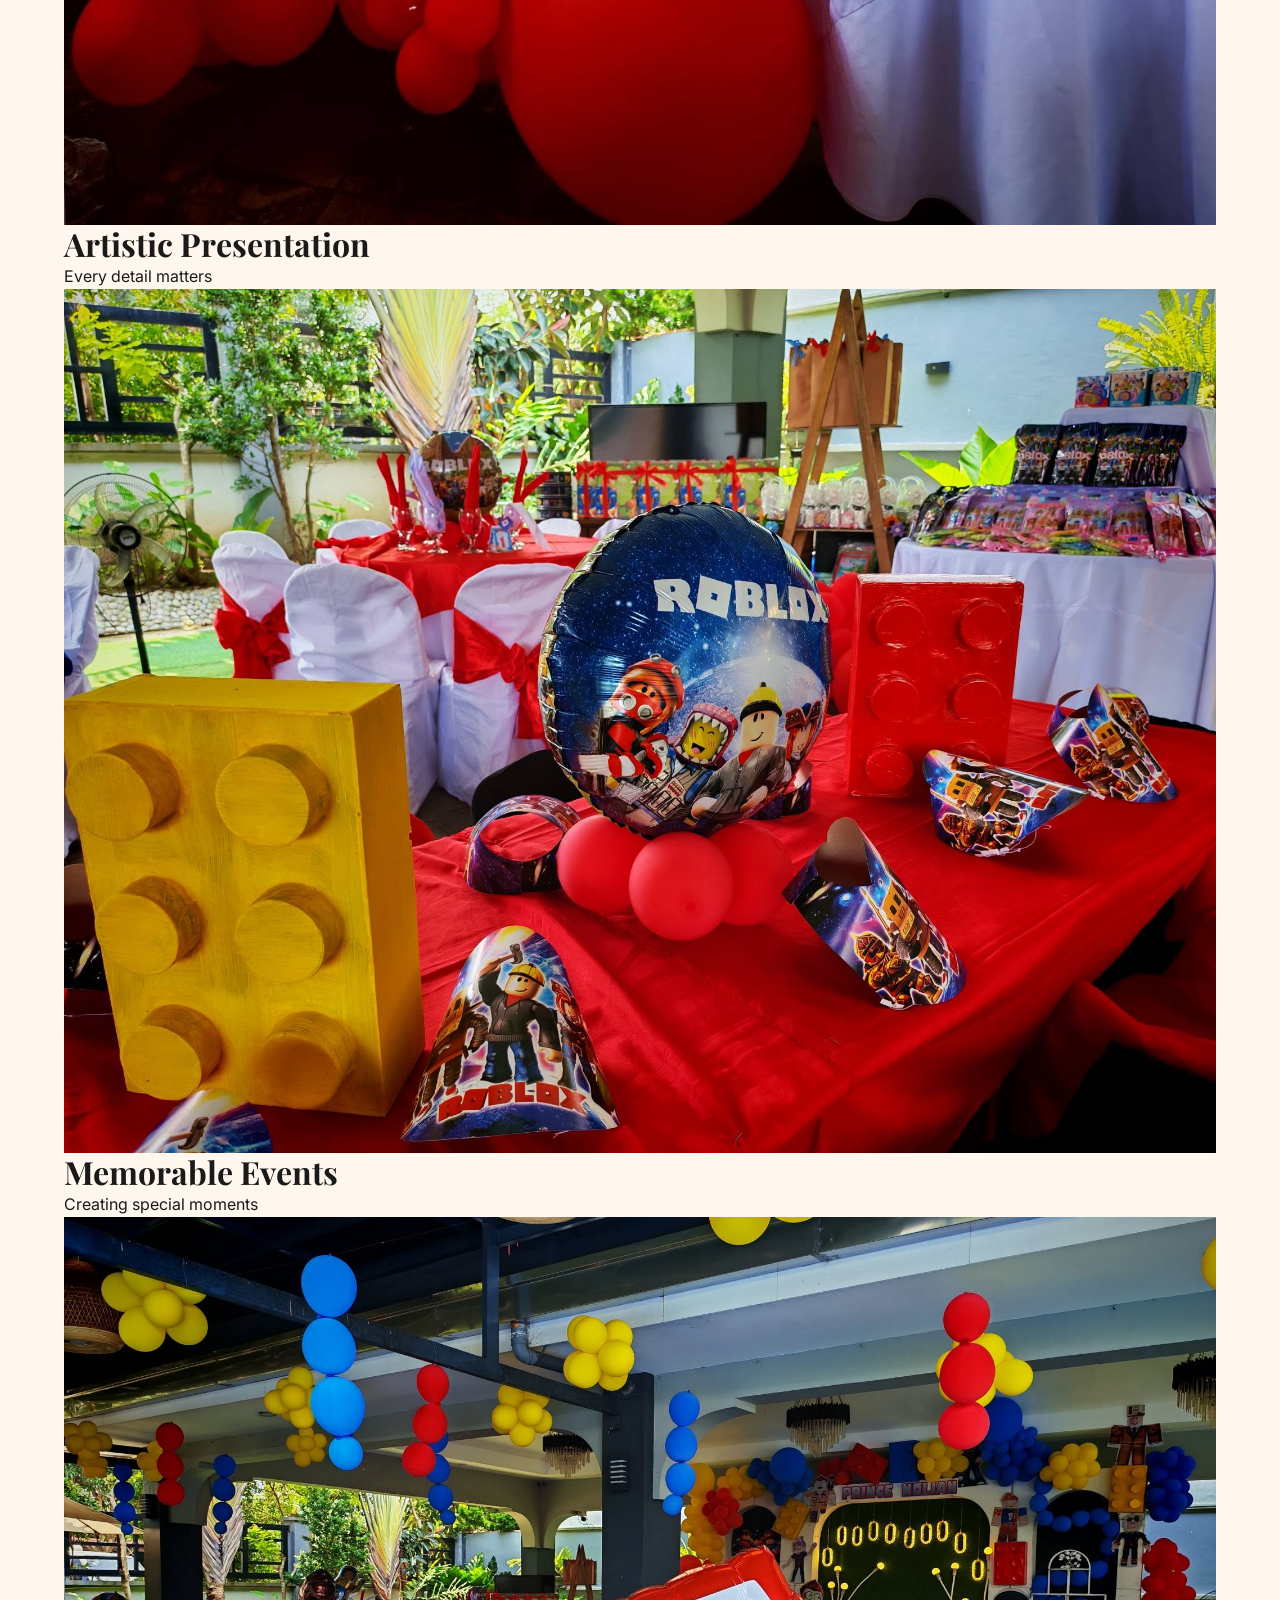
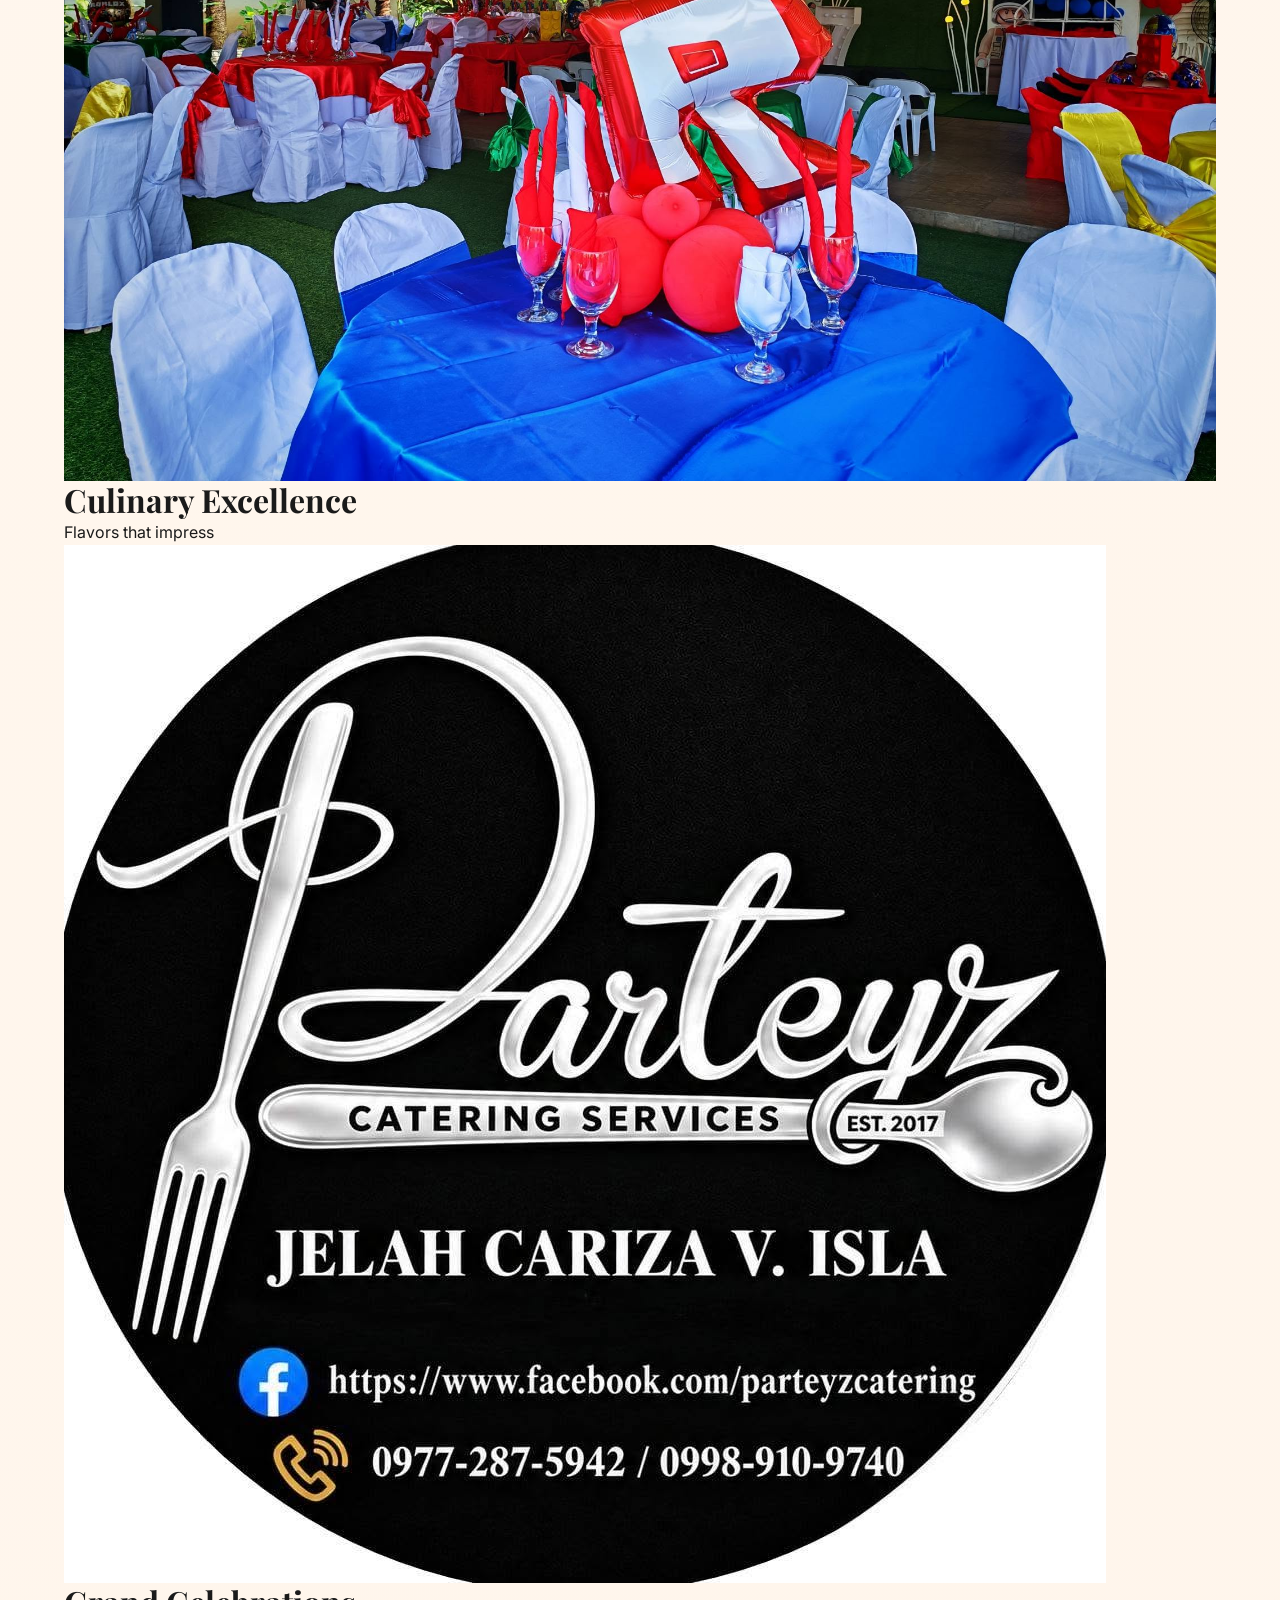
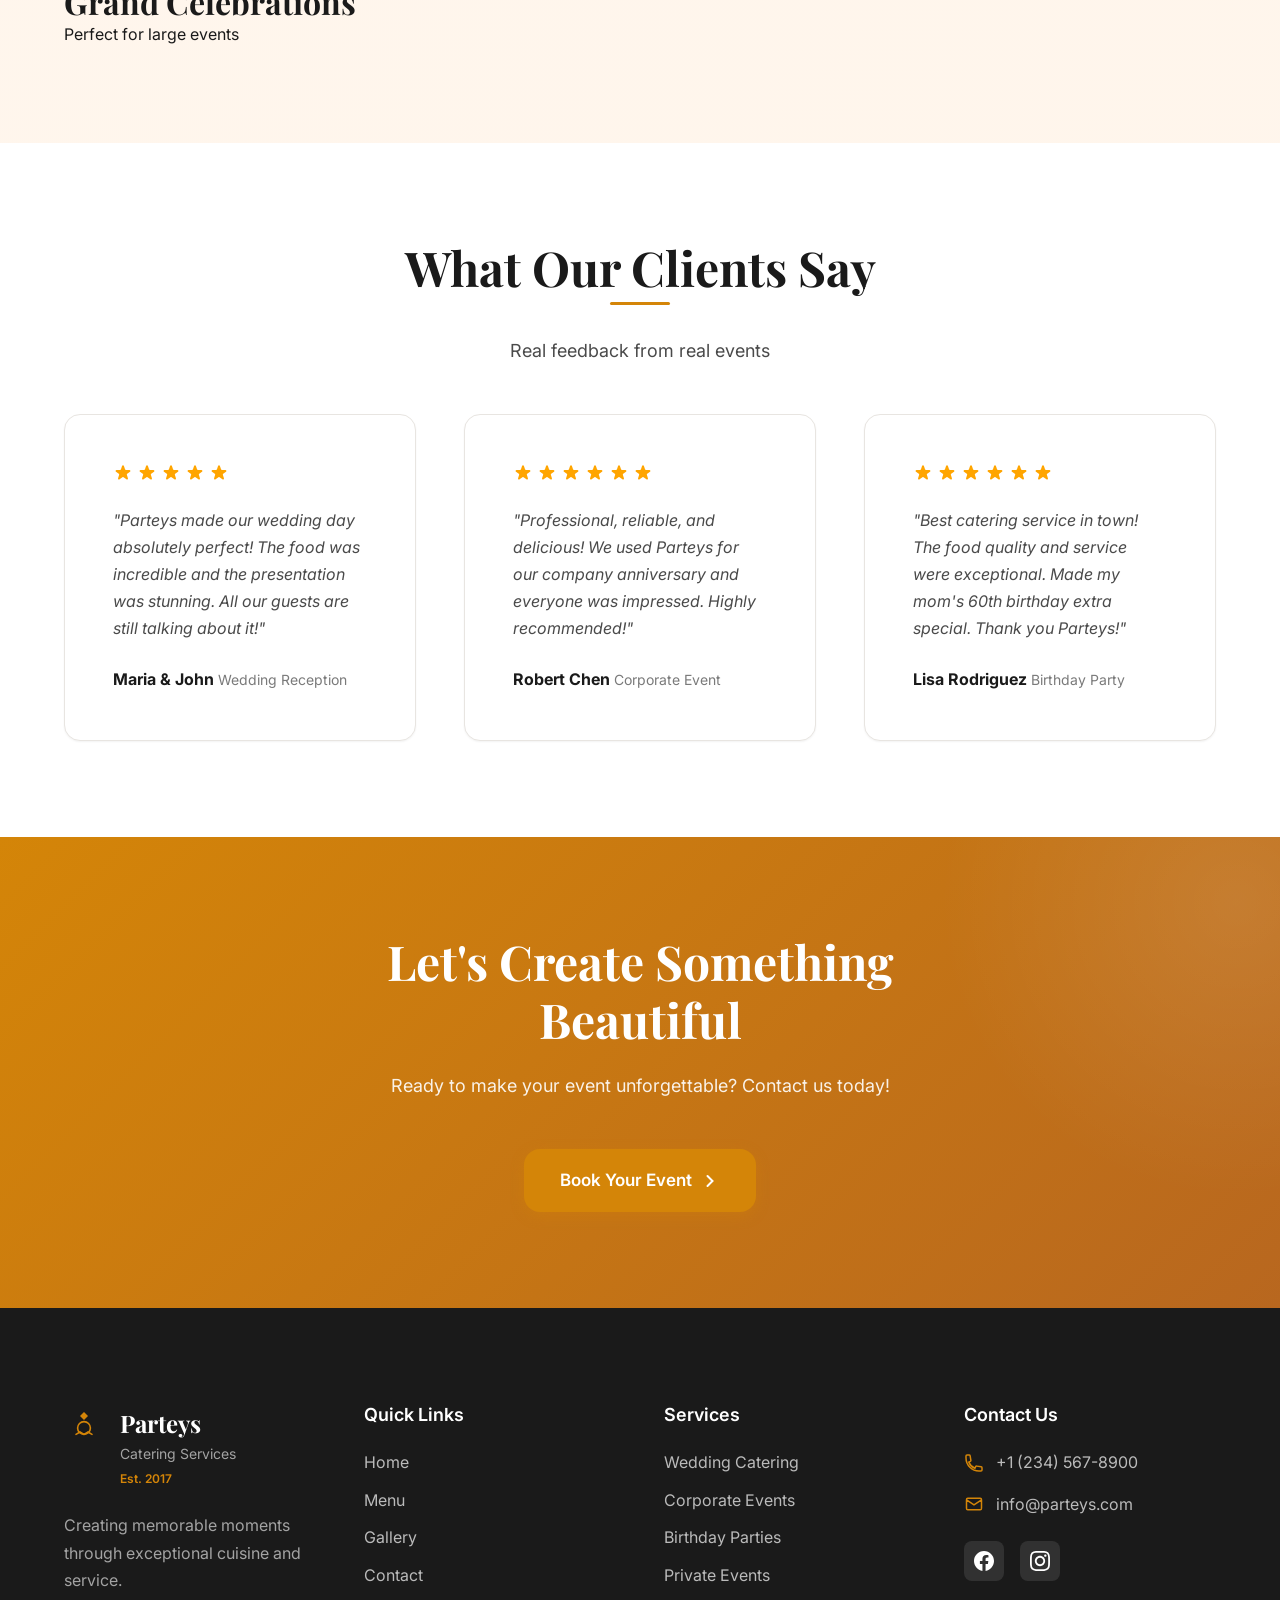
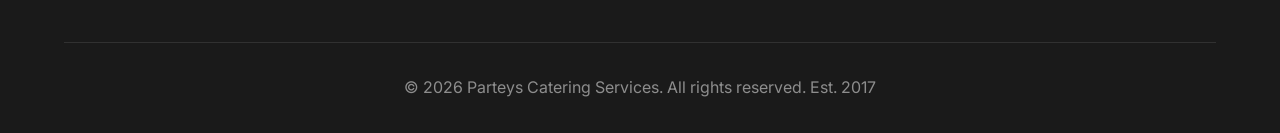
<file: gallery.html>
<!DOCTYPE html>
<html lang="en">
<head>
    <meta charset="UTF-8">
    <meta name="viewport" content="width=device-width, initial-scale=1.0">
    <meta name="description" content="Browse our gallery of beautifully catered events">
    <title>Gallery - Parteys Catering Services</title>
    <link rel="stylesheet" href="css/styles.css">
    <link rel="preconnect" href="https://fonts.googleapis.com">
    <link rel="preconnect" href="https://fonts.gstatic.com" crossorigin>
    <link href="https://fonts.googleapis.com/css2?family=Playfair+Display:wght@400;500;600;700;800&family=Inter:wght@300;400;500;600;700&display=swap" rel="stylesheet">
</head>
<body>
    <!-- Navigation -->
    <nav class="navbar" id="navbar">
        <div class="container nav-container">
            <div class="nav-brand">
                <svg class="logo-icon" viewBox="0 0 50 50" fill="none">
                    <path d="M25 10L30 15L25 20L20 15L25 10Z" fill="currentColor"/>
                    <circle cx="25" cy="30" r="8" stroke="currentColor" stroke-width="2" fill="none"/>
                    <path d="M15 38L20 35L25 38L30 35L35 38" stroke="currentColor" stroke-width="2" stroke-linecap="round"/>
                </svg>
                <div class="logo-text">
                    <span class="brand-name">Parteys</span>
                    <span class="brand-tagline">Catering Services</span>
                </div>
            </div>
            
            <button class="mobile-menu-toggle" id="mobileMenuToggle" aria-label="Toggle menu">
                <span></span>
                <span></span>
                <span></span>
            </button>
            
            <ul class="nav-menu" id="navMenu">
                <li><a href="index.html" class="nav-link">Home</a></li>
                <li><a href="menu.html" class="nav-link">Menu</a></li>
                <li><a href="gallery.html" class="nav-link active">Gallery</a></li>
                <li><a href="contact.html" class="nav-link">Contact</a></li>
            </ul>
        </div>
    </nav>

    <!-- Page Header -->
    <section class="page-header">
        <div class="container">
            <h1 class="page-title">Our Gallery</h1>
            <p class="page-description">A showcase of our culinary artistry and event setups</p>
        </div>
    </section>

    <!-- Gallery Section -->
    <section class="gallery-full section-padding">
        <div class="container">
            <div class="gallery-filters">
                <button class="filter-btn active" data-filter="all">All</button>
                <button class="filter-btn" data-filter="food">Food</button>
                <button class="filter-btn" data-filter="setup">Setup</button>
                <button class="filter-btn" data-filter="events">Events</button>
            </div>

            <div class="gallery-masonry" id="galleryGrid">
                <div class="gallery-item-full" data-category="food">
                    <img src="images/pic1.jpg" alt="Delicious Food Display">
                    <div class="gallery-overlay-full">
                        <div class="gallery-info">
                            <h3>Gourmet Selections</h3>
                            <p>Premium dishes beautifully presented</p>
                        </div>
                    </div>
                </div>

                <div class="gallery-item-full" data-category="setup">
                    <img src="images/pic2.jpg" alt="Event Setup">
                    <div class="gallery-overlay-full">
                        <div class="gallery-info">
                            <h3>Elegant Setup</h3>
                            <p>Professional event arrangement</p>
                        </div>
                    </div>
                </div>

                <div class="gallery-item-full" data-category="food">
                    <img src="images/pic3.jpg" alt="Food Presentation">
                    <div class="gallery-overlay-full">
                        <div class="gallery-info">
                            <h3>Artistic Presentation</h3>
                            <p>Every detail matters</p>
                        </div>
                    </div>
                </div>

                <div class="gallery-item-full" data-category="events">
                    <img src="images/pic4.jpg" alt="Catered Event">
                    <div class="gallery-overlay-full">
                        <div class="gallery-info">
                            <h3>Memorable Events</h3>
                            <p>Creating special moments</p>
                        </div>
                    </div>
                </div>

                <div class="gallery-item-full" data-category="food">
                    <img src="images/pic5.jpg" alt="Culinary Excellence">
                    <div class="gallery-overlay-full">
                        <div class="gallery-info">
                            <h3>Culinary Excellence</h3>
                            <p>Flavors that impress</p>
                        </div>
                    </div>
                </div>

                <div class="gallery-item-full" data-category="setup">
                    <img src="images/hero.jpg" alt="Grand Setup">
                    <div class="gallery-overlay-full">
                        <div class="gallery-info">
                            <h3>Grand Celebrations</h3>
                            <p>Perfect for large events</p>
                        </div>
                    </div>
                </div>
            </div>
        </div>
    </section>

    <!-- Testimonials Section -->
    <section class="testimonials-section section-padding bg-light">
        <div class="container">
            <div class="section-header">
                <h2 class="section-title">What Our Clients Say</h2>
                <p class="section-subtitle">Real feedback from real events</p>
            </div>

            <div class="testimonials-grid">
                <div class="testimonial-card">
                    <div class="testimonial-rating">
                        <svg viewBox="0 0 20 20" fill="currentColor">
                            <path d="M9.049 2.927c.3-.921 1.603-.921 1.902 0l1.07 3.292a1 1 0 00.95.69h3.462c.969 0 1.371 1.24.588 1.81l-2.8 2.034a1 1 0 00-.364 1.118l1.07 3.292c.3.921-.755 1.688-1.54 1.118l-2.8-2.034a1 1 0 00-1.175 0l-2.8 2.034c-.784.57-1.838-.197-1.539-1.118l1.07-3.292a1 1 0 00-.364-1.118L2.98 8.72c-.783-.57-.38-1.81.588-1.81h3.461a1 1 0 00.951-.69l1.07-3.292z"/>
                        </svg>
                        <svg viewBox="0 0 20 20" fill="currentColor">
                            <path d="M9.049 2.927c.3-.921 1.603-.921 1.902 0l1.07 3.292a1 1 0 00.95.69h3.462c.969 0 1.371 1.24.588 1.81l-2.8 2.034a1 1 0 00-.364 1.118l1.07 3.292c.3.921-.755 1.688-1.54 1.118l-2.8-2.034a1 1 0 00-1.175 0l-2.8 2.034c-.784.57-1.838-.197-1.539-1.118l1.07-3.292a1 1 0 00-.364-1.118L2.98 8.72c-.783-.57-.38-1.81.588-1.81h3.461a1 1 0 00.951-.69l1.07-3.292z"/>
                        </svg>
                        <svg viewBox="0 0 20 20" fill="currentColor">
                            <path d="M9.049 2.927c.3-.921 1.603-.921 1.902 0l1.07 3.292a1 1 0 00.95.69h3.462c.969 0 1.371 1.24.588 1.81l-2.8 2.034a1 1 0 00-.364 1.118l1.07 3.292c.3.921-.755 1.688-1.54 1.118l-2.8-2.034a1 1 0 00-1.175 0l-2.8 2.034c-.784.57-1.838-.197-1.539-1.118l1.07-3.292a1 1 0 00-.364-1.118L2.98 8.72c-.783-.57-.38-1.81.588-1.81h3.461a1 1 0 00.951-.69l1.07-3.292z"/>
                        </svg>
                        <svg viewBox="0 0 20 20" fill="currentColor">
                            <path d="M9.049 2.927c.3-.921 1.603-.921 1.902 0l1.07 3.292a1 1 0 00.95.69h3.462c.969 0 1.371 1.24.588 1.81l-2.8 2.034a1 1 0 00-.364 1.118l1.07 3.292c.3.921-.755 1.688-1.54 1.118l-2.8-2.034a1 1 0 00-1.175 0l-2.8 2.034c-.784.57-1.838-.197-1.539-1.118l1.07-3.292a1 1 0 00-.364-1.118L2.98 8.72c-.783-.57-.38-1.81.588-1.81h3.461a1 1 0 00.951-.69l1.07-3.292z"/>
                        </svg>
                        <svg viewBox="0 0 20 20" fill="currentColor">
                            <path d="M9.049 2.927c.3-.921 1.603-.921 1.902 0l1.07 3.292a1 1 0 00.95.69h3.462c.969 0 1.371 1.24.588 1.81l-2.8 2.034a1 1 0 00-.364 1.118l1.07 3.292c.3.921-.755 1.688-1.54 1.118l-2.8-2.034a1 1 0 00-1.175 0l-2.8 2.034c-.784.57-1.838-.197-1.539-1.118l1.07-3.292a1 1 0 00-.364-1.118L2.98 8.72c-.783-.57-.38-1.81.588-1.81h3.461a1 1 0 00.951-.69l1.07-3.292z"/>
                        </svg>
                    </div>
                    <p class="testimonial-text">
                        "Parteys made our wedding day absolutely perfect! The food was incredible and the presentation was stunning. All our guests are still talking about it!"
                    </p>
                    <div class="testimonial-author">
                        <strong>Maria & John</strong>
                        <span>Wedding Reception</span>
                    </div>
                </div>

                <div class="testimonial-card">
                    <div class="testimonial-rating">
                        <svg viewBox="0 0 20 20" fill="currentColor">
                            <path d="M9.049 2.927c.3-.921 1.603-.921 1.902 0l1.07 3.292a1 1 0 00.95.69h3.462c.969 0 1.371 1.24.588 1.81l-2.8 2.034a1 1 0 00-.364 1.118l1.07 3.292c.3.921-.755 1.688-1.54 1.118l-2.8-2.034a1 1 0 00-1.175 0l-2.8 2.034c-.784.57-1.838-.197-1.539-1.118l1.07-3.292a1 1 0 00-.364-1.118L2.98 8.72c-.783-.57-.38-1.81.588-1.81h3.461a1 1 0 00.951-.69l1.07-3.292z"/>
                        </svg>
                        <svg viewBox="0 0 20 20" fill="currentColor">
                            <path d="M9.049 2.927c.3-.921 1.603-.921 1.902 0l1.07 3.292a1 1 0 00.95.69h3.462c.969 0 1.371 1.24.588 1.81l-2.8 2.034a1 1 0 00-.364 1.118l1.07 3.292c.3.921-.755 1.688-1.54 1.118l-2.8-2.034a1 1 0 00-1.175 0l-2.8 2.034c-.784.57-1.838-.197-1.539-1.118l1.07-3.292a1 1 0 00-.364-1.118L2.98 8.72c-.783-.57-.38-1.81.588-1.81h3.461a1 1 0 00.951-.69l1.07-3.292z"/>
                        </svg>
                        <svg viewBox="0 0 20 20" fill="currentColor">
                            <path d="M9.049 2.927c.3-.921 1.603-.921 1.902 0l1.07 3.292a1 1 0 00.95.69h3.462c.969 0 1.371 1.24.588 1.81l-2.8 2.034a1 1 0 00-.364 1.118l1.07 3.292c.3.921-.755 1.688-1.54 1.118l-2.8-2.034a1 1 0 00-1.175 0l-2.8 2.034c-.784.57-1.838-.197-1.539-1.118l1.07-3.292a1 1 0 00-.364-1.118L2.98 8.72c-.783-.57-.38-1.81.588-1.81h3.461a1 1 0 00.951-.69l1.07-3.292z"/>
                        </svg>
                        <svg viewBox="0 0 20 20" fill="currentColor">
                            <path d="M9.049 2.927c.3-.921 1.603-.921 1.902 0l1.07 3.292a1 1 0 00.95.69h3.462c.969 0 1.371 1.24.588 1.81l-2.8 2.034a1 1 0 00-.364 1.118l1.07 3.292c.3.921-.755 1.688-1.54 1.118l-2.8-2.034a1 1 0 00-1.175 0l-2.8 2.034c-.784.57-1.838-.197-1.539-1.118l1.07-3.292a1 1 0 00-.364-1.118L2.98 8.72c-.783-.57-.38-1.81.588-1.81h3.461a1 1 0 00.951-.69l1.07-3.292z"/>
                        </svg>
                        <svg viewBox="0 0 20 20" fill="currentColor">
                            <path d="M9.049 2.927c.3-.921 1.603-.921 1.902 0l1.07 3.292a1 1 0 00.95.69h3.462c.969 0 1.371 1.24.588 1.81l-2.8 2.034a1 1 0 00-.364 1.118l1.07 3.292c.3.921-.755 1.688-1.54 1.118l-2.8-2.034a1 1 0 00-1.175 0l-2.8 2.034c-.784.57-1.838-.197-1.539-1.118l1.07-3.292a1 1 0 00-.364-1.118L2.98 8.72c-.783-.57-.38-1.81.588-1.81h3.461a1 1 0 00.951-.69l1.07-3.292z"/>
                        </svg>
                        <svg viewBox="0 0 20 20" fill="currentColor">
                            <path d="M9.049 2.927c.3-.921 1.603-.921 1.902 0l1.07 3.292a1 1 0 00.95.69h3.462c.969 0 1.371 1.24.588 1.81l-2.8 2.034a1 1 0 00-.364 1.118l1.07 3.292c.3.921-.755 1.688-1.54 1.118l-2.8-2.034a1 1 0 00-1.175 0l-2.8 2.034c-.784.57-1.838-.197-1.539-1.118l1.07-3.292a1 1 0 00-.364-1.118L2.98 8.72c-.783-.57-.38-1.81.588-1.81h3.461a1 1 0 00.951-.69l1.07-3.292z"/>
                        </svg>
                    </div>
                    <p class="testimonial-text">
                        "Professional, reliable, and delicious! We used Parteys for our company anniversary and everyone was impressed. Highly recommended!"
                    </p>
                    <div class="testimonial-author">
                        <strong>Robert Chen</strong>
                        <span>Corporate Event</span>
                    </div>
                </div>

                <div class="testimonial-card">
                    <div class="testimonial-rating">
                        <svg viewBox="0 0 20 20" fill="currentColor">
                            <path d="M9.049 2.927c.3-.921 1.603-.921 1.902 0l1.07 3.292a1 1 0 00.95.69h3.462c.969 0 1.371 1.24.588 1.81l-2.8 2.034a1 1 0 00-.364 1.118l1.07 3.292c.3.921-.755 1.688-1.54 1.118l-2.8-2.034a1 1 0 00-1.175 0l-2.8 2.034c-.784.57-1.838-.197-1.539-1.118l1.07-3.292a1 1 0 00-.364-1.118L2.98 8.72c-.783-.57-.38-1.81.588-1.81h3.461a1 1 0 00.951-.69l1.07-3.292z"/>
                        </svg>
                        <svg viewBox="0 0 20 20" fill="currentColor">
                            <path d="M9.049 2.927c.3-.921 1.603-.921 1.902 0l1.07 3.292a1 1 0 00.95.69h3.462c.969 0 1.371 1.24.588 1.81l-2.8 2.034a1 1 0 00-.364 1.118l1.07 3.292c.3.921-.755 1.688-1.54 1.118l-2.8-2.034a1 1 0 00-1.175 0l-2.8 2.034c-.784.57-1.838-.197-1.539-1.118l1.07-3.292a1 1 0 00-.364-1.118L2.98 8.72c-.783-.57-.38-1.81.588-1.81h3.461a1 1 0 00.951-.69l1.07-3.292z"/>
                        </svg>
                        <svg viewBox="0 0 20 20" fill="currentColor">
                            <path d="M9.049 2.927c.3-.921 1.603-.921 1.902 0l1.07 3.292a1 1 0 00.95.69h3.462c.969 0 1.371 1.24.588 1.81l-2.8 2.034a1 1 0 00-.364 1.118l1.07 3.292c.3.921-.755 1.688-1.54 1.118l-2.8-2.034a1 1 0 00-1.175 0l-2.8 2.034c-.784.57-1.838-.197-1.539-1.118l1.07-3.292a1 1 0 00-.364-1.118L2.98 8.72c-.783-.57-.38-1.81.588-1.81h3.461a1 1 0 00.951-.69l1.07-3.292z"/>
                        </svg>
                        <svg viewBox="0 0 20 20" fill="currentColor">
                            <path d="M9.049 2.927c.3-.921 1.603-.921 1.902 0l1.07 3.292a1 1 0 00.95.69h3.462c.969 0 1.371 1.24.588 1.81l-2.8 2.034a1 1 0 00-.364 1.118l1.07 3.292c.3.921-.755 1.688-1.54 1.118l-2.8-2.034a1 1 0 00-1.175 0l-2.8 2.034c-.784.57-1.838-.197-1.539-1.118l1.07-3.292a1 1 0 00-.364-1.118L2.98 8.72c-.783-.57-.38-1.81.588-1.81h3.461a1 1 0 00.951-.69l1.07-3.292z"/>
                        </svg>
                        <svg viewBox="0 0 20 20" fill="currentColor">
                            <path d="M9.049 2.927c.3-.921 1.603-.921 1.902 0l1.07 3.292a1 1 0 00.95.69h3.462c.969 0 1.371 1.24.588 1.81l-2.8 2.034a1 1 0 00-.364 1.118l1.07 3.292c.3.921-.755 1.688-1.54 1.118l-2.8-2.034a1 1 0 00-1.175 0l-2.8 2.034c-.784.57-1.838-.197-1.539-1.118l1.07-3.292a1 1 0 00-.364-1.118L2.98 8.72c-.783-.57-.38-1.81.588-1.81h3.461a1 1 0 00.951-.69l1.07-3.292z"/>
                        </svg>
                        <svg viewBox="0 0 20 20" fill="currentColor">
                            <path d="M9.049 2.927c.3-.921 1.603-.921 1.902 0l1.07 3.292a1 1 0 00.95.69h3.462c.969 0 1.371 1.24.588 1.81l-2.8 2.034a1 1 0 00-.364 1.118l1.07 3.292c.3.921-.755 1.688-1.54 1.118l-2.8-2.034a1 1 0 00-1.175 0l-2.8 2.034c-.784.57-1.838-.197-1.539-1.118l1.07-3.292a1 1 0 00-.364-1.118L2.98 8.72c-.783-.57-.38-1.81.588-1.81h3.461a1 1 0 00.951-.69l1.07-3.292z"/>
                        </svg>
                    </div>
                    <p class="testimonial-text">
                        "Best catering service in town! The food quality and service were exceptional. Made my mom's 60th birthday extra special. Thank you Parteys!"
                    </p>
                    <div class="testimonial-author">
                        <strong>Lisa Rodriguez</strong>
                        <span>Birthday Party</span>
                    </div>
                </div>
            </div>
        </div>
    </section>

    <!-- CTA Section -->
    <section class="cta-section">
        <div class="container">
            <div class="cta-content">
                <h2 class="cta-title">Let's Create Something Beautiful</h2>
                <p class="cta-description">
                    Ready to make your event unforgettable? Contact us today!
                </p>
                <a href="contact.html" class="btn btn-primary btn-large">
                    <span>Book Your Event</span>
                    <svg width="20" height="20" viewBox="0 0 20 20" fill="none">
                        <path d="M7.5 15L12.5 10L7.5 5" stroke="currentColor" stroke-width="2" stroke-linecap="round"/>
                    </svg>
                </a>
            </div>
        </div>
    </section>

    <!-- Footer -->
    <footer class="footer">
        <div class="container">
            <div class="footer-content">
                <div class="footer-section">
                    <div class="footer-brand">
                        <svg class="logo-icon" viewBox="0 0 50 50" fill="none">
                            <path d="M25 10L30 15L25 20L20 15L25 10Z" fill="currentColor"/>
                            <circle cx="25" cy="30" r="8" stroke="currentColor" stroke-width="2" fill="none"/>
                            <path d="M15 38L20 35L25 38L30 35L35 38" stroke="currentColor" stroke-width="2" stroke-linecap="round"/>
                        </svg>
                        <div>
                            <div class="footer-brand-name">Parteys</div>
                            <div class="footer-tagline">Catering Services</div>
                            <div class="footer-est">Est. 2017</div>
                        </div>
                    </div>
                    <p class="footer-description">
                        Creating memorable moments through exceptional cuisine and service.
                    </p>
                </div>

                <div class="footer-section">
                    <h4 class="footer-title">Quick Links</h4>
                    <ul class="footer-links">
                        <li><a href="index.html">Home</a></li>
                        <li><a href="menu.html">Menu</a></li>
                        <li><a href="gallery.html">Gallery</a></li>
                        <li><a href="contact.html">Contact</a></li>
                    </ul>
                </div>

                <div class="footer-section">
                    <h4 class="footer-title">Services</h4>
                    <ul class="footer-links">
                        <li><a href="#">Wedding Catering</a></li>
                        <li><a href="#">Corporate Events</a></li>
                        <li><a href="#">Birthday Parties</a></li>
                        <li><a href="#">Private Events</a></li>
                    </ul>
                </div>

                <div class="footer-section">
                    <h4 class="footer-title">Contact Us</h4>
                    <ul class="footer-contact">
                        <li>
                            <svg width="20" height="20" viewBox="0 0 20 20" fill="none">
                                <path d="M2 3a1 1 0 011-1h2.153a1 1 0 01.986.836l.74 4.435a1 1 0 01-.54 1.06l-1.548.773a11.037 11.037 0 006.105 6.105l.774-1.548a1 1 0 011.059-.54l4.435.74a1 1 0 01.836.986V17a1 1 0 01-1 1h-2C7.82 18 2 12.18 2 5V3z" stroke="currentColor" stroke-width="1.5"/>
                            </svg>
                            <span>+1 (234) 567-8900</span>
                        </li>
                        <li>
                            <svg width="20" height="20" viewBox="0 0 20 20" fill="none">
                                <path d="M2.5 5.83L10 10.83L17.5 5.83M2.5 5.83V14.17C2.5 15.08 3.09 15.83 3.75 15.83H16.25C16.91 15.83 17.5 15.08 17.5 14.17V5.83M2.5 5.83C2.5 4.92 3.09 4.17 3.75 4.17H16.25C16.91 4.17 17.5 4.92 17.5 5.83" stroke="currentColor" stroke-width="1.5"/>
                            </svg>
                            <span>info@parteys.com</span>
                        </li>
                    </ul>
                    <div class="social-links">
                        <a href="#" aria-label="Facebook" class="social-link">
                            <svg viewBox="0 0 24 24" fill="currentColor">
                                <path d="M24 12.073c0-6.627-5.373-12-12-12s-12 5.373-12 12c0 5.99 4.388 10.954 10.125 11.854v-8.385H7.078v-3.47h3.047V9.43c0-3.007 1.792-4.669 4.533-4.669 1.312 0 2.686.235 2.686.235v2.953H15.83c-1.491 0-1.956.925-1.956 1.874v2.25h3.328l-.532 3.47h-2.796v8.385C19.612 23.027 24 18.062 24 12.073z"/>
                            </svg>
                        </a>
                        <a href="#" aria-label="Instagram" class="social-link">
                            <svg viewBox="0 0 24 24" fill="currentColor">
                                <path d="M12 2.163c3.204 0 3.584.012 4.85.07 3.252.148 4.771 1.691 4.919 4.919.058 1.265.069 1.645.069 4.849 0 3.205-.012 3.584-.069 4.849-.149 3.225-1.664 4.771-4.919 4.919-1.266.058-1.644.07-4.85.07-3.204 0-3.584-.012-4.849-.07-3.26-.149-4.771-1.699-4.919-4.92-.058-1.265-.07-1.644-.07-4.849 0-3.204.013-3.583.07-4.849.149-3.227 1.664-4.771 4.919-4.919 1.266-.057 1.645-.069 4.849-.069zm0-2.163c-3.259 0-3.667.014-4.947.072-4.358.2-6.78 2.618-6.98 6.98-.059 1.281-.073 1.689-.073 4.948 0 3.259.014 3.668.072 4.948.2 4.358 2.618 6.78 6.98 6.98 1.281.058 1.689.072 4.948.072 3.259 0 3.668-.014 4.948-.072 4.354-.2 6.782-2.618 6.979-6.98.059-1.28.073-1.689.073-4.948 0-3.259-.014-3.667-.072-4.947-.196-4.354-2.617-6.78-6.979-6.98-1.281-.059-1.69-.073-4.949-.073zm0 5.838c-3.403 0-6.162 2.759-6.162 6.162s2.759 6.163 6.162 6.163 6.162-2.759 6.162-6.163c0-3.403-2.759-6.162-6.162-6.162zm0 10.162c-2.209 0-4-1.79-4-4 0-2.209 1.791-4 4-4s4 1.791 4 4c0 2.21-1.791 4-4 4zm6.406-11.845c-.796 0-1.441.645-1.441 1.44s.645 1.44 1.441 1.44c.795 0 1.439-.645 1.439-1.44s-.644-1.44-1.439-1.44z"/>
                            </svg>
                        </a>
                    </div>
                </div>
            </div>

            <div class="footer-bottom">
                <p>&copy; 2026 Parteys Catering Services. All rights reserved. Est. 2017</p>
            </div>
        </div>
    </footer>

    <script src="js/main.js"></script>
</body>
</html>
</file>
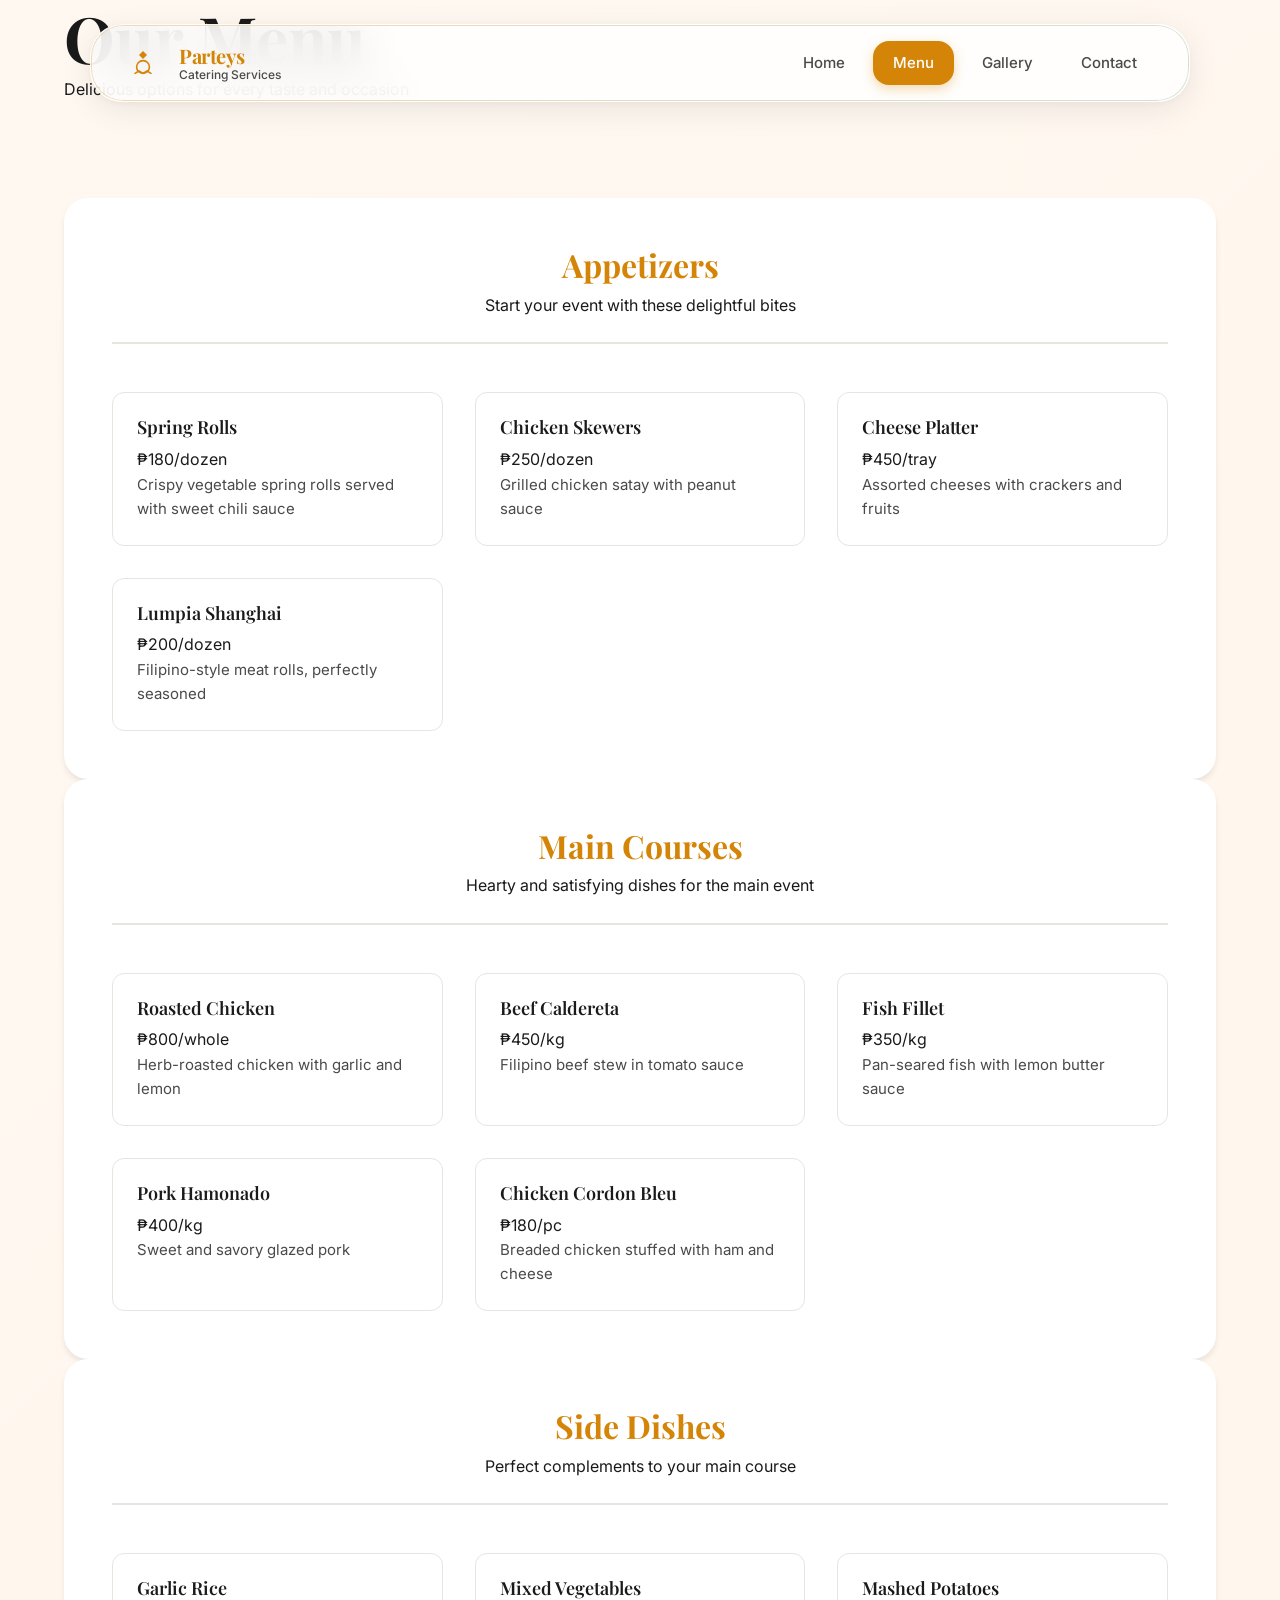
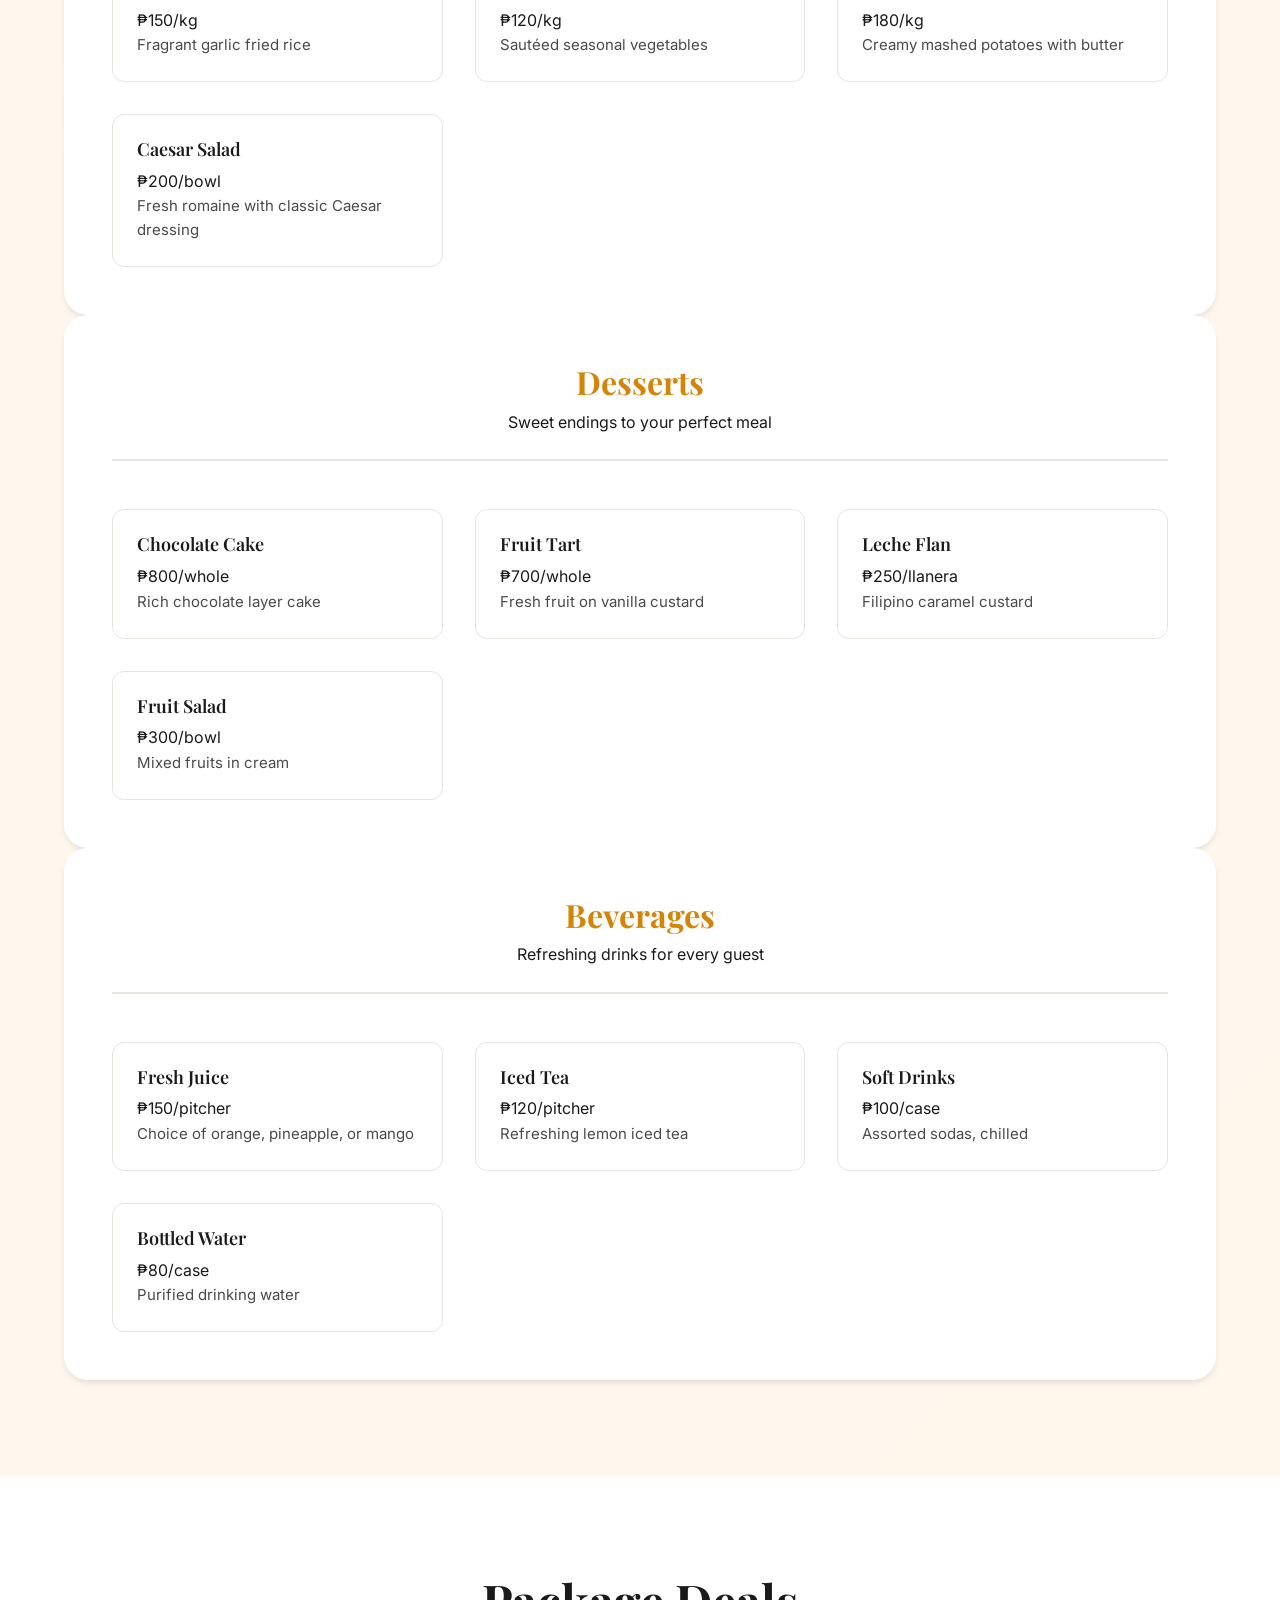
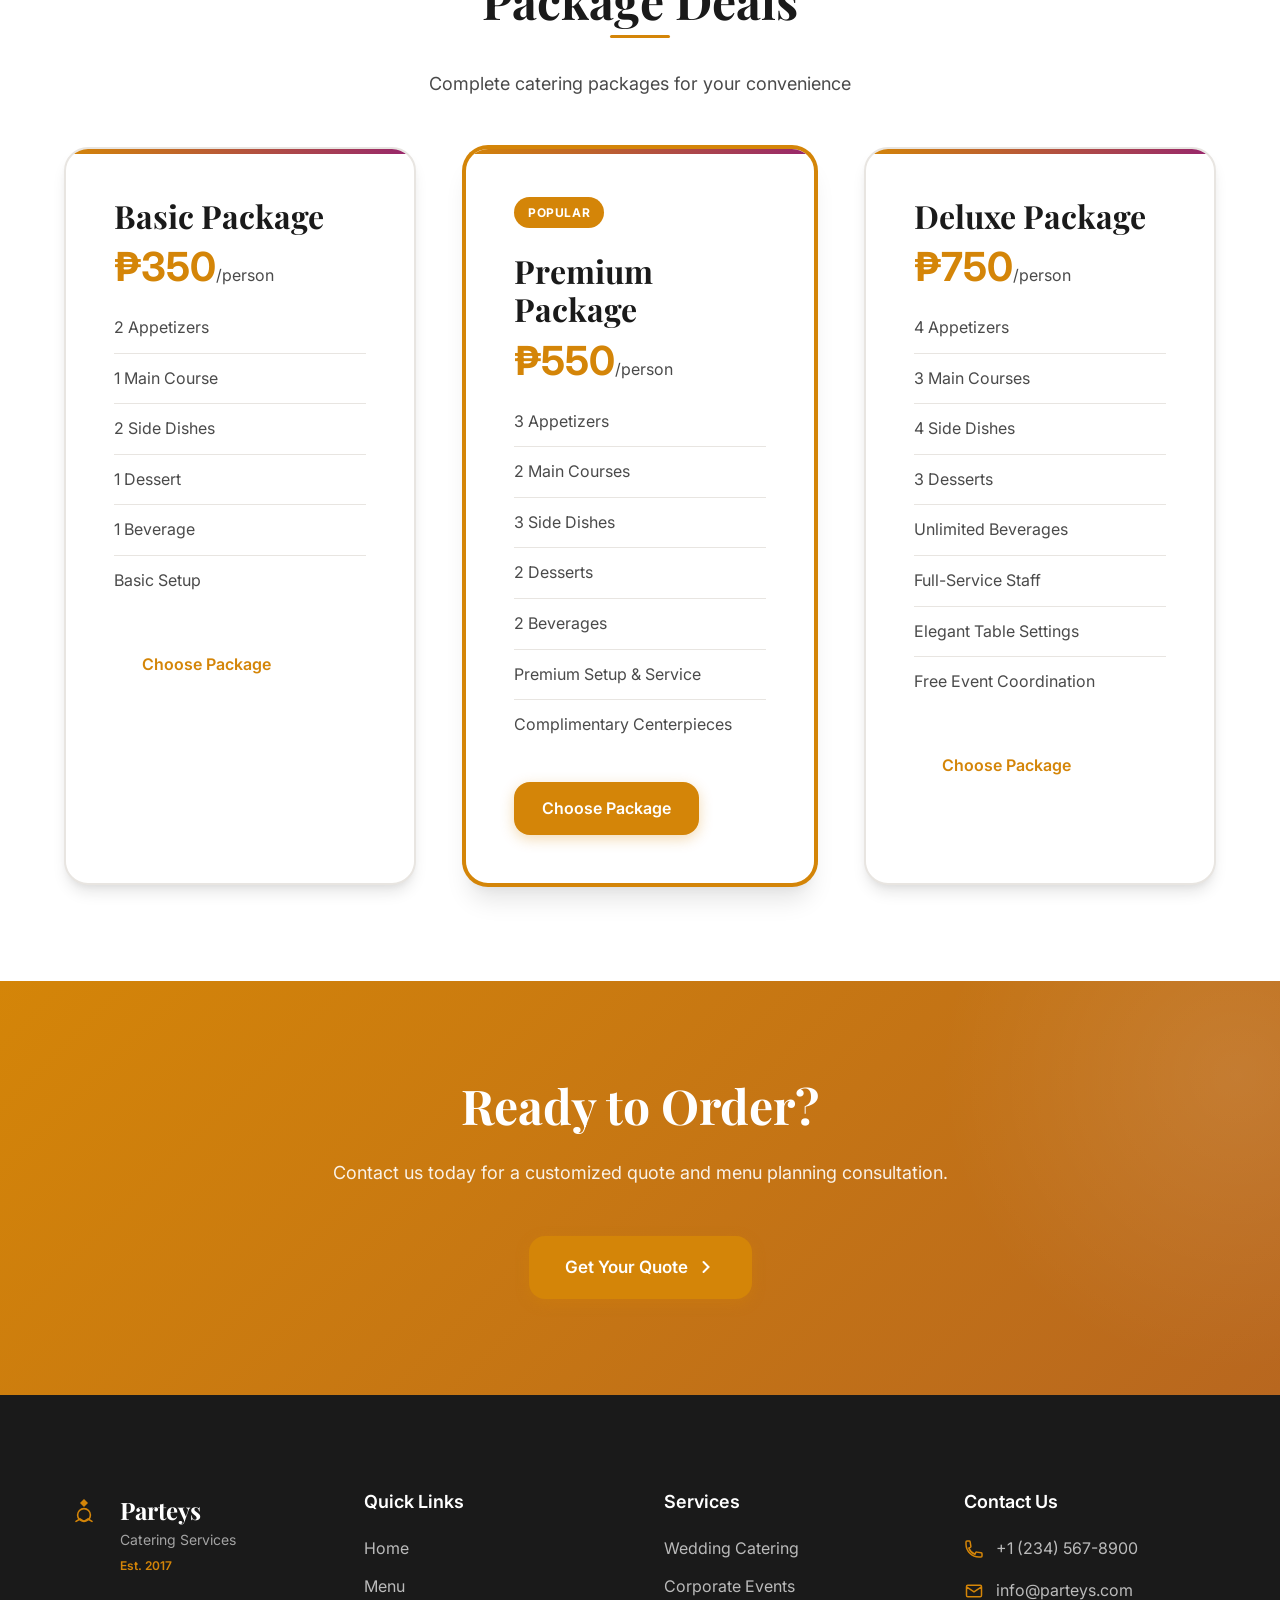
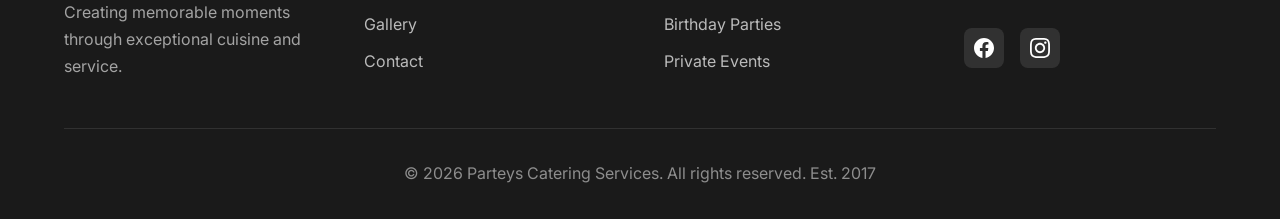
<file: menu.html>
<!DOCTYPE html>
<html lang="en">
<head>
    <meta charset="UTF-8">
    <meta name="viewport" content="width=device-width, initial-scale=1.0">
    <meta name="description" content="Explore our comprehensive catering menu - from appetizers to desserts">
    <title>Menu - Parteys Catering Services</title>
    <link rel="stylesheet" href="css/styles.css">
    <link rel="preconnect" href="https://fonts.googleapis.com">
    <link rel="preconnect" href="https://fonts.gstatic.com" crossorigin>
    <link href="https://fonts.googleapis.com/css2?family=Playfair+Display:wght@400;500;600;700;800&family=Inter:wght@300;400;500;600;700&display=swap" rel="stylesheet">
</head>
<body>
    <!-- Navigation -->
    <nav class="navbar" id="navbar">
        <div class="container nav-container">
            <div class="nav-brand">
                <svg class="logo-icon" viewBox="0 0 50 50" fill="none">
                    <path d="M25 10L30 15L25 20L20 15L25 10Z" fill="currentColor"/>
                    <circle cx="25" cy="30" r="8" stroke="currentColor" stroke-width="2" fill="none"/>
                    <path d="M15 38L20 35L25 38L30 35L35 38" stroke="currentColor" stroke-width="2" stroke-linecap="round"/>
                </svg>
                <div class="logo-text">
                    <span class="brand-name">Parteys</span>
                    <span class="brand-tagline">Catering Services</span>
                </div>
            </div>
            
            <button class="mobile-menu-toggle" id="mobileMenuToggle" aria-label="Toggle menu">
                <span></span>
                <span></span>
                <span></span>
            </button>
            
            <ul class="nav-menu" id="navMenu">
                <li><a href="index.html" class="nav-link">Home</a></li>
                <li><a href="menu.html" class="nav-link active">Menu</a></li>
                <li><a href="gallery.html" class="nav-link">Gallery</a></li>
                <li><a href="contact.html" class="nav-link">Contact</a></li>
            </ul>
        </div>
    </nav>

    <!-- Page Header -->
    <section class="page-header">
        <div class="container">
            <h1 class="page-title">Our Menu</h1>
            <p class="page-description">Delicious options for every taste and occasion</p>
        </div>
    </section>

    <!-- Menu Categories -->
    <section class="menu-section section-padding">
        <div class="container">
            <!-- Appetizers -->
            <div class="menu-category">
                <div class="category-header">
                    <h2 class="category-title">Appetizers</h2>
                    <p class="category-desc">Start your event with these delightful bites</p>
                </div>
                <div class="menu-items">
                    <div class="menu-item">
                        <div class="item-header">
                            <h3 class="item-name">Spring Rolls</h3>
                            <span class="item-price">₱180/dozen</span>
                        </div>
                        <p class="item-description">Crispy vegetable spring rolls served with sweet chili sauce</p>
                    </div>
                    <div class="menu-item">
                        <div class="item-header">
                            <h3 class="item-name">Chicken Skewers</h3>
                            <span class="item-price">₱250/dozen</span>
                        </div>
                        <p class="item-description">Grilled chicken satay with peanut sauce</p>
                    </div>
                    <div class="menu-item">
                        <div class="item-header">
                            <h3 class="item-name">Cheese Platter</h3>
                            <span class="item-price">₱450/tray</span>
                        </div>
                        <p class="item-description">Assorted cheeses with crackers and fruits</p>
                    </div>
                    <div class="menu-item">
                        <div class="item-header">
                            <h3 class="item-name">Lumpia Shanghai</h3>
                            <span class="item-price">₱200/dozen</span>
                        </div>
                        <p class="item-description">Filipino-style meat rolls, perfectly seasoned</p>
                    </div>
                </div>
            </div>

            <!-- Main Courses -->
            <div class="menu-category">
                <div class="category-header">
                    <h2 class="category-title">Main Courses</h2>
                    <p class="category-desc">Hearty and satisfying dishes for the main event</p>
                </div>
                <div class="menu-items">
                    <div class="menu-item">
                        <div class="item-header">
                            <h3 class="item-name">Roasted Chicken</h3>
                            <span class="item-price">₱800/whole</span>
                        </div>
                        <p class="item-description">Herb-roasted chicken with garlic and lemon</p>
                    </div>
                    <div class="menu-item">
                        <div class="item-header">
                            <h3 class="item-name">Beef Caldereta</h3>
                            <span class="item-price">₱450/kg</span>
                        </div>
                        <p class="item-description">Filipino beef stew in tomato sauce</p>
                    </div>
                    <div class="menu-item">
                        <div class="item-header">
                            <h3 class="item-name">Fish Fillet</h3>
                            <span class="item-price">₱350/kg</span>
                        </div>
                        <p class="item-description">Pan-seared fish with lemon butter sauce</p>
                    </div>
                    <div class="menu-item">
                        <div class="item-header">
                            <h3 class="item-name">Pork Hamonado</h3>
                            <span class="item-price">₱400/kg</span>
                        </div>
                        <p class="item-description">Sweet and savory glazed pork</p>
                    </div>
                    <div class="menu-item">
                        <div class="item-header">
                            <h3 class="item-name">Chicken Cordon Bleu</h3>
                            <span class="item-price">₱180/pc</span>
                        </div>
                        <p class="item-description">Breaded chicken stuffed with ham and cheese</p>
                    </div>
                </div>
            </div>

            <!-- Side Dishes -->
            <div class="menu-category">
                <div class="category-header">
                    <h2 class="category-title">Side Dishes</h2>
                    <p class="category-desc">Perfect complements to your main course</p>
                </div>
                <div class="menu-items">
                    <div class="menu-item">
                        <div class="item-header">
                            <h3 class="item-name">Garlic Rice</h3>
                            <span class="item-price">₱150/kg</span>
                        </div>
                        <p class="item-description">Fragrant garlic fried rice</p>
                    </div>
                    <div class="menu-item">
                        <div class="item-header">
                            <h3 class="item-name">Mixed Vegetables</h3>
                            <span class="item-price">₱120/kg</span>
                        </div>
                        <p class="item-description">Sautéed seasonal vegetables</p>
                    </div>
                    <div class="menu-item">
                        <div class="item-header">
                            <h3 class="item-name">Mashed Potatoes</h3>
                            <span class="item-price">₱180/kg</span>
                        </div>
                        <p class="item-description">Creamy mashed potatoes with butter</p>
                    </div>
                    <div class="menu-item">
                        <div class="item-header">
                            <h3 class="item-name">Caesar Salad</h3>
                            <span class="item-price">₱200/bowl</span>
                        </div>
                        <p class="item-description">Fresh romaine with classic Caesar dressing</p>
                    </div>
                </div>
            </div>

            <!-- Desserts -->
            <div class="menu-category">
                <div class="category-header">
                    <h2 class="category-title">Desserts</h2>
                    <p class="category-desc">Sweet endings to your perfect meal</p>
                </div>
                <div class="menu-items">
                    <div class="menu-item">
                        <div class="item-header">
                            <h3 class="item-name">Chocolate Cake</h3>
                            <span class="item-price">₱800/whole</span>
                        </div>
                        <p class="item-description">Rich chocolate layer cake</p>
                    </div>
                    <div class="menu-item">
                        <div class="item-header">
                            <h3 class="item-name">Fruit Tart</h3>
                            <span class="item-price">₱700/whole</span>
                        </div>
                        <p class="item-description">Fresh fruit on vanilla custard</p>
                    </div>
                    <div class="menu-item">
                        <div class="item-header">
                            <h3 class="item-name">Leche Flan</h3>
                            <span class="item-price">₱250/llanera</span>
                        </div>
                        <p class="item-description">Filipino caramel custard</p>
                    </div>
                    <div class="menu-item">
                        <div class="item-header">
                            <h3 class="item-name">Fruit Salad</h3>
                            <span class="item-price">₱300/bowl</span>
                        </div>
                        <p class="item-description">Mixed fruits in cream</p>
                    </div>
                </div>
            </div>

            <!-- Beverages -->
            <div class="menu-category">
                <div class="category-header">
                    <h2 class="category-title">Beverages</h2>
                    <p class="category-desc">Refreshing drinks for every guest</p>
                </div>
                <div class="menu-items">
                    <div class="menu-item">
                        <div class="item-header">
                            <h3 class="item-name">Fresh Juice</h3>
                            <span class="item-price">₱150/pitcher</span>
                        </div>
                        <p class="item-description">Choice of orange, pineapple, or mango</p>
                    </div>
                    <div class="menu-item">
                        <div class="item-header">
                            <h3 class="item-name">Iced Tea</h3>
                            <span class="item-price">₱120/pitcher</span>
                        </div>
                        <p class="item-description">Refreshing lemon iced tea</p>
                    </div>
                    <div class="menu-item">
                        <div class="item-header">
                            <h3 class="item-name">Soft Drinks</h3>
                            <span class="item-price">₱100/case</span>
                        </div>
                        <p class="item-description">Assorted sodas, chilled</p>
                    </div>
                    <div class="menu-item">
                        <div class="item-header">
                            <h3 class="item-name">Bottled Water</h3>
                            <span class="item-price">₱80/case</span>
                        </div>
                        <p class="item-description">Purified drinking water</p>
                    </div>
                </div>
            </div>
        </div>
    </section>

    <!-- Package Section -->
    <section class="packages-section section-padding bg-light">
        <div class="container">
            <div class="section-header">
                <h2 class="section-title">Package Deals</h2>
                <p class="section-subtitle">Complete catering packages for your convenience</p>
            </div>

            <div class="packages-grid">
                <div class="package-card">
                    <div class="package-header">
                        <h3 class="package-title">Basic Package</h3>
                        <div class="package-price">₱350<span>/person</span></div>
                    </div>
                    <ul class="package-features">
                        <li>2 Appetizers</li>
                        <li>1 Main Course</li>
                        <li>2 Side Dishes</li>
                        <li>1 Dessert</li>
                        <li>1 Beverage</li>
                        <li>Basic Setup</li>
                    </ul>
                    <a href="contact.html" class="btn btn-secondary btn-block">Choose Package</a>
                </div>

                <div class="package-card featured">
                    <div class="package-badge">Popular</div>
                    <div class="package-header">
                        <h3 class="package-title">Premium Package</h3>
                        <div class="package-price">₱550<span>/person</span></div>
                    </div>
                    <ul class="package-features">
                        <li>3 Appetizers</li>
                        <li>2 Main Courses</li>
                        <li>3 Side Dishes</li>
                        <li>2 Desserts</li>
                        <li>2 Beverages</li>
                        <li>Premium Setup & Service</li>
                        <li>Complimentary Centerpieces</li>
                    </ul>
                    <a href="contact.html" class="btn btn-primary btn-block">Choose Package</a>
                </div>

                <div class="package-card">
                    <div class="package-header">
                        <h3 class="package-title">Deluxe Package</h3>
                        <div class="package-price">₱750<span>/person</span></div>
                    </div>
                    <ul class="package-features">
                        <li>4 Appetizers</li>
                        <li>3 Main Courses</li>
                        <li>4 Side Dishes</li>
                        <li>3 Desserts</li>
                        <li>Unlimited Beverages</li>
                        <li>Full-Service Staff</li>
                        <li>Elegant Table Settings</li>
                        <li>Free Event Coordination</li>
                    </ul>
                    <a href="contact.html" class="btn btn-secondary btn-block">Choose Package</a>
                </div>
            </div>
        </div>
    </section>

    <!-- CTA Section -->
    <section class="cta-section">
        <div class="container">
            <div class="cta-content">
                <h2 class="cta-title">Ready to Order?</h2>
                <p class="cta-description">
                    Contact us today for a customized quote and menu planning consultation.
                </p>
                <a href="contact.html" class="btn btn-primary btn-large">
                    <span>Get Your Quote</span>
                    <svg width="20" height="20" viewBox="0 0 20 20" fill="none">
                        <path d="M7.5 15L12.5 10L7.5 5" stroke="currentColor" stroke-width="2" stroke-linecap="round"/>
                    </svg>
                </a>
            </div>
        </div>
    </section>

    <!-- Footer -->
    <footer class="footer">
        <div class="container">
            <div class="footer-content">
                <div class="footer-section">
                    <div class="footer-brand">
                        <svg class="logo-icon" viewBox="0 0 50 50" fill="none">
                            <path d="M25 10L30 15L25 20L20 15L25 10Z" fill="currentColor"/>
                            <circle cx="25" cy="30" r="8" stroke="currentColor" stroke-width="2" fill="none"/>
                            <path d="M15 38L20 35L25 38L30 35L35 38" stroke="currentColor" stroke-width="2" stroke-linecap="round"/>
                        </svg>
                        <div>
                            <div class="footer-brand-name">Parteys</div>
                            <div class="footer-tagline">Catering Services</div>
                            <div class="footer-est">Est. 2017</div>
                        </div>
                    </div>
                    <p class="footer-description">
                        Creating memorable moments through exceptional cuisine and service.
                    </p>
                </div>

                <div class="footer-section">
                    <h4 class="footer-title">Quick Links</h4>
                    <ul class="footer-links">
                        <li><a href="index.html">Home</a></li>
                        <li><a href="menu.html">Menu</a></li>
                        <li><a href="gallery.html">Gallery</a></li>
                        <li><a href="contact.html">Contact</a></li>
                    </ul>
                </div>

                <div class="footer-section">
                    <h4 class="footer-title">Services</h4>
                    <ul class="footer-links">
                        <li><a href="#">Wedding Catering</a></li>
                        <li><a href="#">Corporate Events</a></li>
                        <li><a href="#">Birthday Parties</a></li>
                        <li><a href="#">Private Events</a></li>
                    </ul>
                </div>

                <div class="footer-section">
                    <h4 class="footer-title">Contact Us</h4>
                    <ul class="footer-contact">
                        <li>
                            <svg width="20" height="20" viewBox="0 0 20 20" fill="none">
                                <path d="M2 3a1 1 0 011-1h2.153a1 1 0 01.986.836l.74 4.435a1 1 0 01-.54 1.06l-1.548.773a11.037 11.037 0 006.105 6.105l.774-1.548a1 1 0 011.059-.54l4.435.74a1 1 0 01.836.986V17a1 1 0 01-1 1h-2C7.82 18 2 12.18 2 5V3z" stroke="currentColor" stroke-width="1.5"/>
                            </svg>
                            <span>+1 (234) 567-8900</span>
                        </li>
                        <li>
                            <svg width="20" height="20" viewBox="0 0 20 20" fill="none">
                                <path d="M2.5 5.83L10 10.83L17.5 5.83M2.5 5.83V14.17C2.5 15.08 3.09 15.83 3.75 15.83H16.25C16.91 15.83 17.5 15.08 17.5 14.17V5.83M2.5 5.83C2.5 4.92 3.09 4.17 3.75 4.17H16.25C16.91 4.17 17.5 4.92 17.5 5.83" stroke="currentColor" stroke-width="1.5"/>
                            </svg>
                            <span>info@parteys.com</span>
                        </li>
                    </ul>
                    <div class="social-links">
                        <a href="#" aria-label="Facebook" class="social-link">
                            <svg viewBox="0 0 24 24" fill="currentColor">
                                <path d="M24 12.073c0-6.627-5.373-12-12-12s-12 5.373-12 12c0 5.99 4.388 10.954 10.125 11.854v-8.385H7.078v-3.47h3.047V9.43c0-3.007 1.792-4.669 4.533-4.669 1.312 0 2.686.235 2.686.235v2.953H15.83c-1.491 0-1.956.925-1.956 1.874v2.25h3.328l-.532 3.47h-2.796v8.385C19.612 23.027 24 18.062 24 12.073z"/>
                            </svg>
                        </a>
                        <a href="#" aria-label="Instagram" class="social-link">
                            <svg viewBox="0 0 24 24" fill="currentColor">
                                <path d="M12 2.163c3.204 0 3.584.012 4.85.07 3.252.148 4.771 1.691 4.919 4.919.058 1.265.069 1.645.069 4.849 0 3.205-.012 3.584-.069 4.849-.149 3.225-1.664 4.771-4.919 4.919-1.266.058-1.644.07-4.85.07-3.204 0-3.584-.012-4.849-.07-3.26-.149-4.771-1.699-4.919-4.92-.058-1.265-.07-1.644-.07-4.849 0-3.204.013-3.583.07-4.849.149-3.227 1.664-4.771 4.919-4.919 1.266-.057 1.645-.069 4.849-.069zm0-2.163c-3.259 0-3.667.014-4.947.072-4.358.2-6.78 2.618-6.98 6.98-.059 1.281-.073 1.689-.073 4.948 0 3.259.014 3.668.072 4.948.2 4.358 2.618 6.78 6.98 6.98 1.281.058 1.689.072 4.948.072 3.259 0 3.668-.014 4.948-.072 4.354-.2 6.782-2.618 6.979-6.98.059-1.28.073-1.689.073-4.948 0-3.259-.014-3.667-.072-4.947-.196-4.354-2.617-6.78-6.979-6.98-1.281-.059-1.69-.073-4.949-.073zm0 5.838c-3.403 0-6.162 2.759-6.162 6.162s2.759 6.163 6.162 6.163 6.162-2.759 6.162-6.163c0-3.403-2.759-6.162-6.162-6.162zm0 10.162c-2.209 0-4-1.79-4-4 0-2.209 1.791-4 4-4s4 1.791 4 4c0 2.21-1.791 4-4 4zm6.406-11.845c-.796 0-1.441.645-1.441 1.44s.645 1.44 1.441 1.44c.795 0 1.439-.645 1.439-1.44s-.644-1.44-1.439-1.44z"/>
                            </svg>
                        </a>
                    </div>
                </div>
            </div>

            <div class="footer-bottom">
                <p>&copy; 2026 Parteys Catering Services. All rights reserved. Est. 2017</p>
            </div>
        </div>
    </footer>

    <script src="js/main.js"></script>
</body>
</html>
</file>
<file: css/styles.css>
/* =====================================
   Parteys Catering Services - Premium Styles
   Est. 2017 - Ultra Modern Design
   ===================================== */

/* CSS Variables */
:root {
    /* Colors - Warm & Elegant */
    --primary-color: #D48508;
    --primary-dark: #B8671F;
    --primary-light: #E5A647;
    --secondary-color: #2C5F2D;
    --accent-color: #97266D;

    /* Neutrals */
    --text-primary: #1a1a1a;
    --text-secondary: #4a4a4a;
    --text-light: #7a7a7a;
    --bg-primary: #FFFFFF;
    --bg-secondary: #FBF9F7;
    --bg-light: #F5F3F0;
    --bg-gradient: linear-gradient(135deg, #FFF8F0 0%, #FFF5EB 100%);
    --border-color: #E8E5E1;

    /* Typography */
    --font-heading: 'Playfair Display', serif;
    --font-body: 'Inter', -apple-system, BlinkMacSystemFont, sans-serif;

    /* Spacing */
    --spacing-xs: 0.5rem;
    --spacing-sm: 1rem;
    --spacing-md: 1.5rem;
    --spacing-lg: 2rem;
    --spacing-xl: 3rem;
    --spacing-2xl: 4rem;
    --spacing-3xl: 6rem;

    /* Border Radius */
    --radius-sm: 0.375rem;
    --radius-md: 0.5rem;
    --radius-lg: 0.75rem;
    --radius-xl: 1rem;
    --radius-2xl: 1.5rem;
    --radius-3xl: 2rem;

    /* Shadows */
    --shadow-sm: 0 1px 2px 0 rgb(0 0 0 / 0.05);
    --shadow-md: 0 4px 6px -1px rgb(0 0 0 / 0.1);
    --shadow-lg: 0 10px 15px -3px rgb(0 0 0 / 0.1), 0 4px 6px -2px rgb(0 0 0 / 0.05);
    --shadow-xl: 0 20px 25px -5px rgb(0 0 0 / 0.1), 0 10px 10px -5px rgb(0 0 0 / 0.04);
    --shadow-2xl: 0 25px 50px -12px rgb(0 0 0 / 0.25);

    /* Transitions */
    --transition-fast: 150ms cubic-bezier(0.4, 0, 0.2, 1);
    --transition-base: 300ms cubic-bezier(0.4, 0, 0.2, 1);
    --transition-slow: 500ms cubic-bezier(0.4, 0, 0.2, 1);
}

/* Reset & Base */
* {
    margin: 0;
    padding: 0;
    box-sizing: border-box;
}

html {
    scroll-behavior: smooth;
    overflow-x: hidden;
}

body {
    font-family: var(--font-body);
    color: var(--text-primary);
    background: var(--bg-gradient);
    line-height: 1.6;
    -webkit-font-smoothing: antialiased;
    -moz-osx-font-smoothing: grayscale;
    overflow-x: hidden;
}

/* Typography */
h1,
h2,
h3,
h4,
h5,
h6 {
    font-family: var(--font-heading);
    font-weight: 700;
    line-height: 1.2;
    color: var(--text-primary);
}

h1 {
    font-size: clamp(2.5rem, 5vw, 4rem);
}

h2 {
    font-size: clamp(2rem, 4vw, 3rem);
}

h3 {
    font-size: clamp(1.5rem, 3vw, 2rem);
}

a {
    color: var(--primary-color);
    text-decoration: none;
    transition: var(--transition-base);
}

img {
    max-width: 100%;
    height: auto;
    display: block;
}

/* Container */
.container {
    max-width: 1200px;
    margin: 0 auto;
    padding: 0 var(--spacing-md);
}

/* Section Padding */
.section-padding {
    padding: var(--spacing-3xl) 0;
}

/* ===================================
   MODERN FLOATING NAVBAR
   =================================== */
.navbar {
    position: fixed;
    top: var(--spacing-md);
    left: 50%;
    transform: translateX(-50%);
    z-index: 1000;
    width: calc(100% - 3rem);
    max-width: 1100px;

    /* Glassmorphism Effect */
    background: rgba(255, 255, 255, 0.85);
    backdrop-filter: blur(20px) saturate(180%);
    -webkit-backdrop-filter: blur(20px) saturate(180%);

    /* Modern rounded corners */
    border-radius: var(--radius-3xl);
    border: 1px solid rgba(255, 255, 255, 0.5);

    /* Premium shadow */
    box-shadow: 0 8px 32px rgba(0, 0, 0, 0.08),
        0 2px 8px rgba(0, 0, 0, 0.04),
        inset 0 1px 1px rgba(255, 255, 255, 0.9);

    padding: var(--spacing-sm) var(--spacing-lg);
    transition: var(--transition-base);
}

.navbar::before {
    content: '';
    position: absolute;
    inset: 0;
    border-radius: var(--radius-3xl);
    padding: 1px;
    background: linear-gradient(135deg, rgba(212, 133, 8, 0.3), rgba(44, 95, 45, 0.2));
    -webkit-mask: linear-gradient(#fff 0 0) content-box, linear-gradient(#fff 0 0);
    -webkit-mask-composite: xor;
    mask-composite: exclude;
    pointer-events: none;
}

.nav-container {
    display: flex;
    align-items: center;
    justify-content: space-between;
    gap: var(--spacing-lg);
    padding: 0;
}

.nav-brand {
    display: flex;
    align-items: center;
    gap: var(--spacing-sm);
    color: var(--primary-color);
    font-weight: 600;
    cursor: pointer;
    transition: var(--transition-base);
}

.nav-brand:hover {
    transform: translateY(-1px);
}

.logo-icon {
    width: 40px;
    height: 40px;
    color: var(--primary-color);
    flex-shrink: 0;
}

.logo-text {
    display: flex;
    flex-direction: column;
    line-height: 1.2;
}

.brand-name {
    font-family: var(--font-heading);
    font-size: 1.25rem;
    font-weight: 700;
    color: var(--primary-color);
    letter-spacing: -0.02em;
}

.brand-tagline {
    font-size: 0.75rem;
    color: var(--text-secondary);
    font-weight: 500;
}

.nav-menu {
    display: flex;
    list-style: none;
    gap: var(--spacing-xs);
    align-items: center;
    margin: 0;
}

.nav-link {
    display: inline-block;
    padding: 0.625rem 1.25rem;
    color: var(--text-secondary);
    font-weight: 500;
    font-size: 0.9375rem;
    border-radius: var(--radius-xl);
    transition: all var(--transition-base);
    position: relative;
}

.nav-link::before {
    content: '';
    position: absolute;
    inset: 0;
    background: var(--primary-color);
    border-radius: var(--radius-xl);
    opacity: 0;
    transition: var(--transition-base);
}

.nav-link:hover {
    color: var(--primary-color);
    transform: translateY(-1px);
}

.nav-link:hover::before {
    opacity: 0.08;
}

.nav-link.active {
    color: white;
    background: var(--primary-color);
    box-shadow: 0 4px 12px rgba(212, 133, 8, 0.3);
}

.mobile-menu-toggle {
    display: none;
    flex-direction: column;
    gap: 5px;
    background: none;
    border: none;
    cursor: pointer;
    padding: 0.5rem;
    border-radius: var(--radius-md);
    transition: var(--transition-base);
}

.mobile-menu-toggle span {
    display: block;
    width: 24px;
    height: 2px;
    background: var(--primary-color);
    border-radius: 2px;
    transition: var(--transition-base);
}

.mobile-menu-toggle:hover {
    background: rgba(212, 133, 8, 0.1);
}

/* ===================================
   HERO SECTION - NO BACKGROUND IMAGE
   =================================== */
.hero {
    position: relative;
    min-height: 100vh;
    display: flex;
    align-items: center;
    justify-content: center;
    padding: calc(var(--spacing-3xl) + 80px) 0 var(--spacing-3xl);
    background: var(--bg-gradient);
    overflow: hidden;
}

/* Animated gradient background */
.hero::before {
    content: '';
    position: absolute;
    top: 0;
    left: 0;
    right: 0;
    bottom: 0;
    background:
        radial-gradient(circle at 20% 50%, rgba(212, 133, 8, 0.08) 0%, transparent 50%),
        radial-gradient(circle at 80% 80%, rgba(44, 95, 45, 0.06) 0%, transparent 50%),
        radial-gradient(circle at 40% 20%, rgba(151, 38, 109, 0.05) 0%, transparent 50%);
    animation: gradientShift 15s ease infinite;
    pointer-events: none;
}

@keyframes gradientShift {

    0%,
    100% {
        opacity: 1;
        transform: scale(1) rotate(0deg);
    }

    50% {
        opacity: 0.8;
        transform: scale(1.1) rotate(5deg);
    }
}

/* Decorative circles */
.hero::after {
    content: '';
    position: absolute;
    width: 600px;
    height: 600px;
    border-radius: 50%;
    background: radial-gradient(circle, rgba(212, 133, 8, 0.1) 0%, transparent 70%);
    top: -300px;
    right: -200px;
    animation: float 20s ease-in-out infinite;
}

@keyframes float {

    0%,
    100% {
        transform: translate(0, 0) scale(1);
    }

    50% {
        transform: translate(-50px, 50px) scale(1.1);
    }
}

.hero-image {
    display: none;
    /* Hide the background image container */
}

.hero-content {
    position: relative;
    z-index: 2;
    max-width: 900px;
    margin: 0 auto;
    text-align: center;
}

.hero-text {
    animation: fadeInUp 1s ease-out;
}

@keyframes fadeInUp {
    from {
        opacity: 0;
        transform: translateY(30px);
    }

    to {
        opacity: 1;
        transform: translateY(0);
    }
}

.hero-badge {
    display: inline-block;
    padding: 0.5rem 1.25rem;
    background: rgba(212, 133, 8, 0.1);
    color: var(--primary-color);
    border-radius: var(--radius-3xl);
    font-size: 0.875rem;
    font-weight: 600;
    letter-spacing: 0.05em;
    text-transform: uppercase;
    margin-bottom: var(--spacing-md);
    border: 1px solid rgba(212, 133, 8, 0.2);
}

.hero-title {
    font-size: clamp(2.5rem, 6vw, 4.5rem);
    font-weight: 800;
    margin-bottom: var(--spacing-md);
    background: linear-gradient(135deg, var(--primary-color) 0%, var(--primary-dark) 100%);
    -webkit-background-clip: text;
    -webkit-text-fill-color: transparent;
    background-clip: text;
    line-height: 1.1;
}

.hero-subtitle {
    font-size: clamp(1.25rem, 2.5vw, 1.75rem);
    color: var(--text-secondary);
    margin-bottom: var(--spacing-lg);
    font-weight: 500;
}

.hero-description {
    font-size: 1.125rem;
    color: var(--text-secondary);
    max-width: 600px;
    margin: 0 auto var(--spacing-xl);
    line-height: 1.8;
}

.hero-buttons {
    display: flex;
    gap: var(--spacing-md);
    justify-content: center;
    flex-wrap: wrap;
}

.scroll-indicator {
    position: absolute;
    bottom: var(--spacing-xl);
    left: 50%;
    transform: translateX(-50%);
    display: flex;
    flex-direction: column;
    align-items: center;
    gap: 0.5rem;
    color: var(--text-light);
    font-size: 0.875rem;
    animation: bounce 2s infinite;
}

@keyframes bounce {

    0%,
    100% {
        transform: translateX(-50%) translateY(0);
    }

    50% {
        transform: translateX(-50%) translateY(10px);
    }
}

.scroll-indicator svg {
    color: var(--primary-color);
}

/* ===================================
   BUTTONS
   =================================== */
.btn {
    display: inline-flex;
    align-items: center;
    gap: 0.5rem;
    padding: 0.875rem 1.75rem;
    font-weight: 600;
    font-size: 1rem;
    border-radius: var(--radius-xl);
    cursor: pointer;
    transition: all var(--transition-base);
    border: none;
    text-decoration: none;
    font-family: var(--font-body);
    position: relative;
    overflow: hidden;
}

.btn::before {
    content: '';
    position: absolute;
    inset: 0;
    background: linear-gradient(135deg, rgba(255, 255, 255, 0.2) 0%, transparent 100%);
    opacity: 0;
    transition: var(--transition-base);
}

.btn:hover::before {
    opacity: 1;
}

.btn-primary {
    background: var(--primary-color);
    color: white;
    box-shadow: 0 4px 14px rgba(212, 133, 8, 0.3);
}

.btn-primary:hover {
    background: var(--primary-dark);
    transform: translateY(-2px);
    box-shadow: 0 6px 20px rgba(212, 133, 8, 0.4);
}

.btn-outline {
    background: white;
    color: var(--primary-color);
    border: 2px solid var(--primary-color);
    box-shadow: 0 4px 14px rgba(0, 0, 0, 0.08);
}

.btn-outline:hover {
    background: var(--primary-color);
    color: white;
    transform: translateY(-2px);
    box-shadow: 0 6px 20px rgba(212, 133, 8, 0.3);
}

.btn-outline-light {
    background: transparent;
    color: white;
    border: 2px solid white;
}

.btn-outline-light:hover {
    background: white;
    color: var(--primary-color);
}

.btn-large {
    padding: 1.125rem 2.25rem;
    font-size: 1.0625rem;
}

/* ===================================
   SECTIONS
   =================================== */
.section-header {
    text-align: center;
    max-width: 700px;
    margin: 0 auto var(--spacing-xl);
}

.section-title {
    margin-bottom: var(--spacing-sm);
    position: relative;
    display: inline-block;
}

.section-title::after {
    content: '';
    position: absolute;
    bottom: -8px;
    left: 50%;
    transform: translateX(-50%);
    width: 60px;
    height: 3px;
    background: var(--primary-color);
    border-radius: 2px;
}

.section-subtitle {
    font-size: 1.125rem;
    color: var(--text-secondary);
    margin-top: var(--spacing-md);
}

.bg-light {
    background: white;
}

/* ===================================
   SERVICES GRID
   =================================== */
.services-grid {
    display: grid;
    grid-template-columns: repeat(auto-fit, minmax(300px, 1fr));
    gap: var(--spacing-lg);
}

.service-card {
    background: white;
    padding: var(--spacing-xl);
    border-radius: var(--radius-2xl);
    box-shadow: var(--shadow-md);
    transition: all var(--transition-base);
    border: 1px solid var(--border-color);
    position: relative;
    overflow: hidden;
}

.service-card::before {
    content: '';
    position: absolute;
    top: 0;
    left: 0;
    right: 0;
    height: 4px;
    background: linear-gradient(90deg, var(--primary-color), var(--accent-color));
    transform: translateY(-4px);
    transition: var(--transition-base);
}

.service-card:hover {
    transform: translateY(-8px);
    box-shadow: var(--shadow-xl);
}

.service-card:hover::before {
    transform: translateY(0);
}

.service-icon {
    width: 60px;
    height: 60px;
    color: var(--primary-color);
    margin-bottom: var(--spacing-md);
}

.service-title {
    font-size: 1.5rem;
    margin-bottom: var(--spacing-sm);
    color: var(--text-primary);
}

.service-description {
    color: var(--text-secondary);
    line-height: 1.7;
}

/* ===================================
   WHY CHOOSE US
   =================================== */
.why-us-content {
    display: grid;
    grid-template-columns: 1fr 1fr;
    gap: var(--spacing-3xl);
    align-items: center;
}

.why-us-image {
    border-radius: var(--radius-2xl);
    overflow: hidden;
    box-shadow: var(--shadow-xl);
    position: relative;
}

.why-us-image::after {
    content: '';
    position: absolute;
    inset: 0;
    background: linear-gradient(135deg, rgba(212, 133, 8, 0.2) 0%, transparent 100%);
}

.why-us-image img {
    width: 100%;
    height: 100%;
    object-fit: cover;
    transition: var(--transition-slow);
}

.why-us-image:hover img {
    transform: scale(1.05);
}

.why-us-text .section-title {
    text-align: left;
}

.why-us-text .section-title::after {
    left: 0;
    transform: none;
}

.lead-text {
    font-size: 1.125rem;
    color: var(--text-secondary);
    margin-bottom: var(--spacing-lg);
    line-height: 1.8;
}

.features-list {
    display: flex;
    flex-direction: column;
    gap: var(--spacing-md);
}

.feature-item {
    display: flex;
    gap: var(--spacing-md);
    padding: var(--spacing-md);
    background: rgba(212, 133, 8, 0.05);
    border-radius: var(--radius-lg);
    border-left: 3px solid var(--primary-color);
    transition: var(--transition-base);
}

.feature-item:hover {
    background: rgba(212, 133, 8, 0.1);
    transform: translateX(5px);
}

.feature-icon {
    width: 24px;
    height: 24px;
    color: var(--primary-color);
    flex-shrink: 0;
    margin-top: 0.25rem;
}

.feature-text h4 {
    font-family: var(--font-body);
    font-size: 1.125rem;
    margin-bottom: 0.25rem;
    color: var(--text-primary);
}

.feature-text p {
    color: var(--text-secondary);
    font-size: 0.9375rem;
    margin: 0;
}

/* ===================================
   GALLERY PREVIEW
   =================================== */
.gallery-grid {
    display: grid;
    grid-template-columns: repeat(auto-fit, minmax(280px, 1fr));
    gap: var(--spacing-lg);
    margin-bottom: var(--spacing-xl);
}

.gallery-item {
    position: relative;
    border-radius: var(--radius-2xl);
    overflow: hidden;
    aspect-ratio: 1;
    box-shadow: var(--shadow-md);
    cursor: pointer;
    transition: all var(--transition-base);
}

.gallery-item::before {
    content: '';
    position: absolute;
    inset: 0;
    background: linear-gradient(180deg, transparent 0%, rgba(0, 0, 0, 0.7) 100%);
    z-index: 1;
    transition: var(--transition-base);
}

.gallery-item:hover {
    transform: scale(1.02);
    box-shadow: var(--shadow-xl);
}

.gallery-item:hover::before {
    background: linear-gradient(180deg, transparent 0%, rgba(0, 0, 0, 0.5) 100%);
}

.gallery-item img {
    width: 100%;
    height: 100%;
    object-fit: cover;
    transition: var(--transition-slow);
}

.gallery-item:hover img {
    transform: scale(1.1);
}

.gallery-overlay {
    position: absolute;
    bottom: 0;
    left: 0;
    right: 0;
    padding: var(--spacing-lg);
    color: white;
    z-index: 2;
}

.gallery-overlay h3 {
    color: white;
    font-size: 1.25rem;
}

.section-cta {
    text-align: center;
}

/* ===================================
   CTA SECTION
   =================================== */
.cta-section {
    padding: var(--spacing-3xl) 0;
    background: linear-gradient(135deg, var(--primary-color) 0%, var(--primary-dark) 100%);
    position: relative;
    overflow: hidden;
}

.cta-section::before {
    content: '';
    position: absolute;
    top: -50%;
    right: -20%;
    width: 600px;
    height: 600px;
    background: radial-gradient(circle, rgba(255, 255, 255, 0.1) 0%, transparent 70%);
    border-radius: 50%;
}

.cta-content {
    text-align: center;
    max-width: 700px;
    margin: 0 auto;
    position: relative;
    z-index: 1;
}

.cta-title {
    color: white;
    font-size: clamp(2rem, 4vw, 3rem);
    margin-bottom: var(--spacing-md);
}

.cta-description {
    color: rgba(255, 255, 255, 0.9);
    font-size: 1.125rem;
    margin-bottom: var(--spacing-xl);
}

.cta-buttons {
    display: flex;
    gap: var(--spacing-md);
    justify-content: center;
    flex-wrap: wrap;
}

/* ===================================
   FOOTER
   =================================== */
.footer {
    background: #1a1a1a;
    color: rgba(255, 255, 255, 0.8);
    padding: var(--spacing-3xl) 0 var(--spacing-lg);
}

.footer-content {
    display: grid;
    grid-template-columns: repeat(auto-fit, minmax(250px, 1fr));
    gap: var(--spacing-xl);
    margin-bottom: var(--spacing-xl);
}

.footer-brand {
    display: flex;
    align-items: start;
    gap: var(--spacing-sm);
    margin-bottom: var(--spacing-md);
}

.footer-brand .logo-icon {
    color: var(--primary-color);
}

.footer-brand-name {
    font-family: var(--font-heading);
    font-size: 1.5rem;
    font-weight: 700;
    color: white;
}

.footer-tagline {
    font-size: 0.875rem;
    color: rgba(255, 255, 255, 0.6);
}

.footer-est {
    font-size: 0.75rem;
    color: var(--primary-color);
    font-weight: 600;
    margin-top: 0.25rem;
}

.footer-description {
    color: rgba(255, 255, 255, 0.6);
    line-height: 1.7;
}

.footer-title {
    color: white;
    font-family: var(--font-body);
    font-size: 1.125rem;
    margin-bottom: var(--spacing-md);
    font-weight: 600;
}

.footer-links {
    list-style: none;
    display: flex;
    flex-direction: column;
    gap: 0.75rem;
}

.footer-links a {
    color: rgba(255, 255, 255, 0.7);
    transition: var(--transition-base);
}

.footer-links a:hover {
    color: var(--primary-color);
    padding-left: 0.5rem;
}

.footer-contact {
    list-style: none;
    display: flex;
    flex-direction: column;
    gap: var(--spacing-sm);
}

.footer-contact li {
    display: flex;
    align-items: center;
    gap: 0.75rem;
    color: rgba(255, 255, 255, 0.7);
}

.footer-contact svg {
    color: var(--primary-color);
    flex-shrink: 0;
}

.social-links {
    display: flex;
    gap: var(--spacing-sm);
    margin-top: var(--spacing-md);
}

.social-link {
    width: 40px;
    height: 40px;
    display: flex;
    align-items: center;
    justify-content: center;
    background: rgba(255, 255, 255, 0.1);
    border-radius: var(--radius-md);
    color: white;
    transition: var(--transition-base);
}

.social-link:hover {
    background: var(--primary-color);
    transform: translateY(-2px);
}

.social-link svg {
    width: 20px;
    height: 20px;
}

.footer-bottom {
    text-align: center;
    padding-top: var(--spacing-lg);
    border-top: 1px solid rgba(255, 255, 255, 0.1);
    color: rgba(255, 255, 255, 0.5);
}

/* ===================================
   MENU PAGE
   =================================== */
.page-hero {
    padding: calc(var(--spacing-3xl) + 80px) 0 var(--spacing-xl);
    text-align: center;
    background: var(--bg-gradient);
}

.menu-categories {
    display: flex;
    flex-direction: column;
    gap: var(--spacing-3xl);
}

.menu-category {
    background: white;
    border-radius: var(--radius-2xl);
    padding: var(--spacing-xl);
    box-shadow: var(--shadow-md);
}

.category-header {
    text-align: center;
    margin-bottom: var(--spacing-xl);
    padding-bottom: var(--spacing-md);
    border-bottom: 2px solid var(--border-color);
}

.category-title {
    font-size: 2rem;
    color: var(--primary-color);
    margin-bottom: 0.5rem;
}

.category-description {
    color: var(--text-secondary);
}

.menu-items {
    display: grid;
    grid-template-columns: repeat(auto-fill, minmax(280px, 1fr));
    gap: var(--spacing-lg);
}

.menu-item {
    padding: var(--spacing-md);
    border-radius: var(--radius-lg);
    transition: var(--transition-base);
    border: 1px solid var(--border-color);
}

.menu-item:hover {
    background: var(--bg-light);
    border-color: var(--primary-color);
    transform: translateY(-2px);
}

.item-name {
    font-size: 1.125rem;
    font-weight: 600;
    color: var(--text-primary);
    margin-bottom: 0.5rem;
}

.item-description {
    color: var(--text-secondary);
    font-size: 0.9375rem;
    line-height: 1.6;
}

/* Package Cards */
.packages-grid {
    display: grid;
    grid-template-columns: repeat(auto-fit, minmax(320px, 1fr));
    gap: var(--spacing-xl);
    margin-top: var(--spacing-xl);
}

.package-card {
    background: white;
    border-radius: var(--radius-2xl);
    padding: var(--spacing-xl);
    box-shadow: var(--shadow-lg);
    border: 2px solid var(--border-color);
    transition: all var(--transition-base);
    position: relative;
    overflow: hidden;
}

.package-card::before {
    content: '';
    position: absolute;
    top: 0;
    left: 0;
    right: 0;
    height: 5px;
    background: linear-gradient(90deg, var(--primary-color), var(--accent-color));
}

.package-card:hover {
    transform: translateY(-8px);
    box-shadow: var(--shadow-2xl);
    border-color: var(--primary-color);
}

.package-card.featured {
    border-color: var(--primary-color);
    box-shadow: 0 0 0 2px var(--primary-color), var(--shadow-xl);
}

.package-badge {
    display: inline-block;
    padding: 0.375rem 0.875rem;
    background: var(--primary-color);
    color: white;
    border-radius: var(--radius-3xl);
    font-size: 0.75rem;
    font-weight: 700;
    text-transform: uppercase;
    letter-spacing: 0.05em;
    margin-bottom: var(--spacing-md);
}

.package-name {
    font-size: 1.75rem;
    margin-bottom: 0.5rem;
}

.package-price {
    font-size: 2.5rem;
    color: var(--primary-color);
    font-weight: 700;
    margin-bottom: 0.25rem;
}

.package-price span {
    font-size: 1rem;
    color: var(--text-secondary);
    font-weight: 400;
}

.price-note {
    color: var(--text-light);
    font-size: 0.875rem;
    margin-bottom: var(--spacing-md);
}

.package-description {
    color: var(--text-secondary);
    margin-bottom: var(--spacing-lg);
    line-height: 1.7;
}

.package-features {
    list-style: none;
    margin-bottom: var(--spacing-lg);
}

.package-features li {
    padding: 0.75rem 0;
    color: var(--text-secondary);
    display: flex;
    align-items: start;
    gap: 0.75rem;
    border-bottom: 1px solid var(--border-color);
}

.package-features li:last-child {
    border-bottom: none;
}

.package-features svg {
    width: 20px;
    height: 20px;
    color: var(--secondary-color);
    flex-shrink: 0;
    margin-top: 0.125rem;
}

/* ===================================
   GALLERY PAGE
   =================================== */
.gallery-filters {
    display: flex;
    justify-content: center;
    gap: var(--spacing-sm);
    margin-bottom: var(--spacing-xl);
    flex-wrap: wrap;
}

.filter-btn {
    padding: 0.75rem 1.5rem;
    background: white;
    border: 2px solid var(--border-color);
    border-radius: var(--radius-xl);
    color: var(--text-secondary);
    font-weight: 600;
    cursor: pointer;
    transition: all var(--transition-base);
}

.filter-btn:hover {
    border-color: var(--primary-color);
    color: var(--primary-color);
}

.filter-btn.active {
    background: var(--primary-color);
    border-color: var(--primary-color);
    color: white;
    box-shadow: 0 4px 12px rgba(212, 133, 8, 0.3);
}

.testimonials {
    background: white;
    padding: var(--spacing-3xl) 0;
}

.testimonials-grid {
    display: grid;
    grid-template-columns: repeat(auto-fit, minmax(320px, 1fr));
    gap: var(--spacing-xl);
}

.testimonial-card {
    padding: var(--spacing-xl);
    background: white;
    border-radius: var(--radius-xl);
    box-shadow: var(--shadow-sm);
    border: 1px solid var(--border-color);
}

.testimonial-rating {
    display: flex;
    gap: 0.25rem;
    margin-bottom: var(--spacing-md);
}

.testimonial-rating svg {
    width: 20px;
    height: 20px;
    color: #FFA500;
}

.testimonial-text {
    color: var(--text-secondary);
    font-style: italic;
    margin-bottom: var(--spacing-md);
    line-height: 1.7;
}

.testimonial-author strong {
    color: var(--text-primary);
}

.testimonial-author span {
    font-size: 0.875rem;
    color: var(--text-light);
}

/* ===================================
   CONTACT PAGE
   =================================== */
.contact-grid {
    display: grid;
    grid-template-columns: 1fr 1.5fr;
    gap: var(--spacing-xl);
    max-width: 1200px;
    margin: 0 auto;
}

.contact-intro {
    color: var(--text-secondary);
    margin-bottom: var(--spacing-lg);
}

.contact-items {
    display: flex;
    flex-direction: column;
    gap: var(--spacing-md);
}

.contact-item-card {
    display: flex;
    gap: var(--spacing-md);
    padding: var(--spacing-md);
    background: white;
    border-radius: var(--radius-lg);
    box-shadow: var(--shadow-sm);
    border: 1px solid var(--border-color);
    transition: var(--transition-base);
}

.contact-item-card:hover {
    border-color: var(--primary-color);
    box-shadow: var(--shadow-md);
}

.contact-icon-wrapper {
    flex-shrink: 0;
    width: 50px;
    height: 50px;
    display: flex;
    align-items: center;
    justify-content: center;
    background: rgba(212, 133, 8, 0.1);
    color: var(--primary-color);
    border-radius: var(--radius-md);
}

.contact-icon-wrapper svg {
    width: 24px;
    height: 24px;
}

.contact-item-card h4 {
    margin-bottom: 0.25rem;
    font-family: var(--font-body);
}

.contact-item-card p {
    color: var(--text-secondary);
    margin: 0;
}

.contact-form-side {
    background: white;
    padding: var(--spacing-xl);
    border-radius: var(--radius-2xl);
    box-shadow: var(--shadow-md);
    border: 1px solid var(--border-color);
}

.form-intro {
    color: var(--text-secondary);
    margin-bottom: var(--spacing-lg);
}

.form-row {
    display: grid;
    grid-template-columns: 1fr 1fr;
    gap: var(--spacing-md);
}

.form-group {
    margin-bottom: var(--spacing-md);
}

.form-group label {
    display: block;
    font-weight: 600;
    margin-bottom: var(--spacing-xs);
    color: var(--text-primary);
}

.form-group input,
.form-group select,
.form-group textarea {
    width: 100%;
    padding: 0.875rem;
    border: 2px solid var(--border-color);
    border-radius: var(--radius-md);
    font-family: var(--font-body);
    font-size: 1rem;
    transition: all var(--transition-base);
    background: white;
}

.form-group input:focus,
.form-group select:focus,
.form-group textarea:focus {
    outline: none;
    border-color: var(--primary-color);
    box-shadow: 0 0 0 3px rgba(212, 133, 8, 0.1);
}

.form-group textarea {
    min-height: 120px;
    resize: vertical;
}

/* ===================================
   LIGHTBOX & VALIDATION STYLES
   =================================== */
.lightbox {
    position: fixed;
    top: 0;
    left: 0;
    width: 100%;
    height: 100%;
    background: rgba(0, 0, 0, 0.95);
    display: flex;
    align-items: center;
    justify-content: center;
    z-index: 10000;
    opacity: 1;
    transition: opacity 0.3s ease;
}

.lightbox-content {
    position: relative;
    max-width: 90%;
    max-height: 90%;
    animation: lightboxZoom 0.3s ease;
}

.lightbox-content img {
    width: 100%;
    height: 100%;
    object-fit: contain;
    border-radius: var(--radius-lg);
}

.lightbox-close {
    position: absolute;
    top: -40px;
    right: 0;
    font-size: 36px;
    color: white;
    cursor: pointer;
    transition: transform 0.2s ease;
}

.lightbox-close:hover {
    transform: scale(1.2);
}

@keyframes lightboxZoom {
    from {
        transform: scale(0.8);
        opacity: 0;
    }

    to {
        transform: scale(1);
        opacity: 1;
    }
}

.error-message {
    display: block;
    color: #dc3545;
    font-size: 0.875rem;
    margin-top: 0.25rem;
}

input.error,
textarea.error,
select.error {
    border-color: #dc3545 !important;
    background: #fff5f5;
}

input.success,
textarea.success,
select.success {
    border-color: #28a745 !important;
}

.form-message {
    padding: 1rem;
    border-radius: var(--radius-lg);
    margin-bottom: 1.5rem;
    animation: slideDown 0.3s ease;
    transition: opacity 0.3s ease;
}

.form-message.success {
    background: #d4edda;
    color: #155724;
    border: 1px solid #c3e6cb;
}

.form-message.error {
    background: #f8d7da;
    color: #721c24;
    border: 1px solid #f5c6cb;
}

@keyframes slideDown {
    from {
        transform: translateY(-20px);
        opacity: 0;
    }

    to {
        transform: translateY(0);
        opacity: 1;
    }
}

/* ===================================
   RESPONSIVE DESIGN
   =================================== */
@media (max-width: 1024px) {

    .why-us-content,
    .contact-grid {
        grid-template-columns: 1fr;
        gap: var(--spacing-xl);
    }

    .packages-grid {
        grid-template-columns: 1fr;
    }
}

@media (max-width: 768px) {
    .navbar {
        width: calc(100% - 2rem);
        padding: var(--spacing-sm) var(--spacing-md);
    }

    .mobile-menu-toggle {
        display: flex;
    }

    .nav-menu {
        position: fixed;
        top: 90px;
        left: 1rem;
        right: 1rem;
        flex-direction: column;
        background: rgba(255, 255, 255, 0.95);
        backdrop-filter: blur(20px);
        padding: var(--spacing-md);
        border-radius: var(--radius-2xl);
        box-shadow: var(--shadow-xl);
        transform: translateY(-20px);
        opacity: 0;
        pointer-events: none;
        transition: all var(--transition-base);
    }

    .nav-menu.active {
        transform: translateY(0);
        opacity: 1;
        pointer-events: all;
    }

    .nav-link {
        width: 100%;
        text-align: center;
        padding: 0.875rem;
    }

    .hero {
        min-height: 90vh;
        padding: calc(var(--spacing-xl) + 80px) 0 var(--spacing-xl);
    }

    .hero-buttons {
        flex-direction: column;
        width: 100%;
    }

    .btn {
        width: 100%;
        justify-content: center;
    }

    .services-grid,
    .gallery-grid {
        grid-template-columns: 1fr;
    }

    .form-row {
        grid-template-columns: 1fr;
    }

    .section-padding {
        padding: var(--spacing-xl) 0;
    }
}

@media (max-width: 480px) {
    .navbar {
        width: calc(100% - 1rem);
        padding: var(--spacing-xs) var(--spacing-sm);
    }

    .brand-name {
        font-size: 1.125rem;
    }

    .hero-title {
        font-size: 2rem;
    }

    .hero-subtitle {
        font-size: 1.125rem;
    }

    .service-card,
    .package-card {
        padding: var(--spacing-md);
    }
}
</file>
